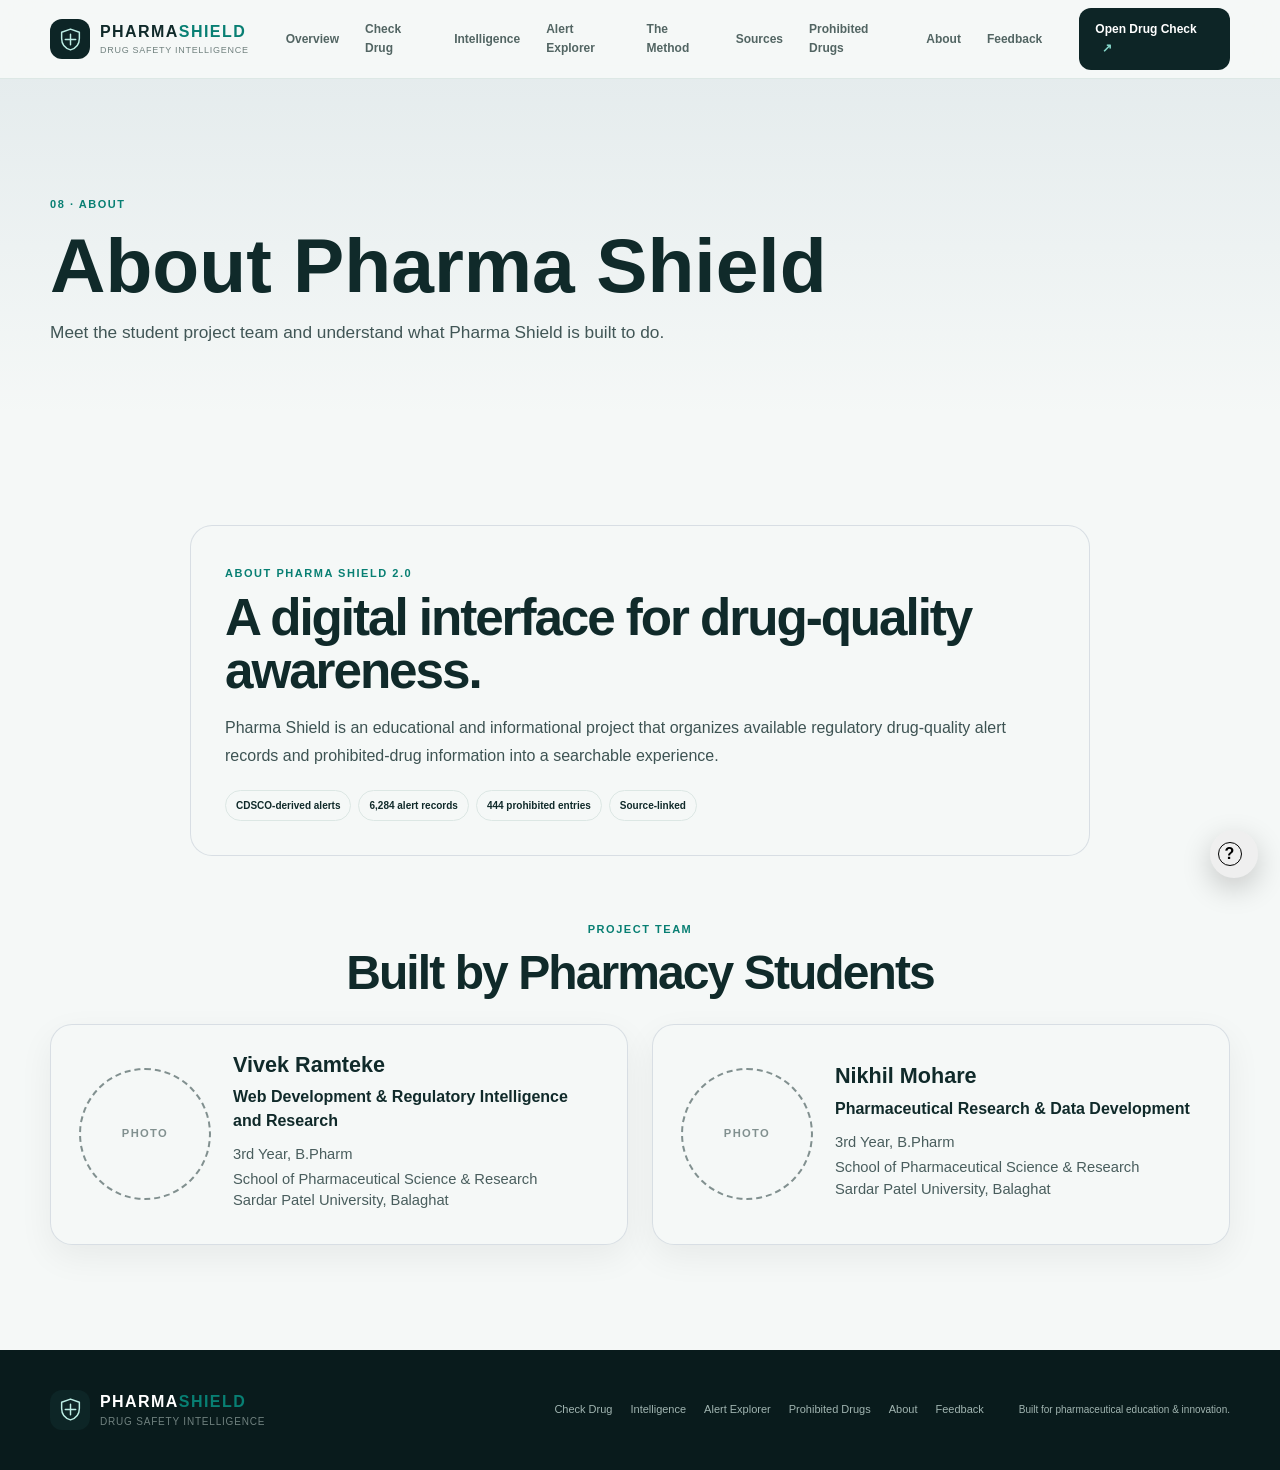
<file: about.html>
<!DOCTYPE html>

<html lang="en"><head><meta charset="utf-8"/><meta content="width=device-width,initial-scale=1" name="viewport"/><title>Pharma Shield — About</title><meta content="Meet the student project team and understand what Pharma Shield is built to do." name="description"/><link href="style.css?v=2" rel="stylesheet"/><link href="manifest.json" rel="manifest"/><meta content="#0d3032" name="theme-color"/></head><body>
<header class="site-header" id="site-header">
<div class="shell header-shell">
<a aria-label="Pharma Shield home" class="brand" href="index.html#home">
<span aria-hidden="true" class="brand-mark"><svg viewbox="0 0 48 48"><path d="M24 4 41 10v12c0 10.8-6.8 18.8-17 22C13.8 40.8 7 32.8 7 22V10z"></path><path d="M24 14v20M14 24h20"></path></svg></span>
<span><strong>PHARMA<span>SHIELD</span></strong><small>Drug Safety Intelligence</small></span>
</a>
<nav aria-label="Primary navigation" class="main-nav" id="main-nav">
<a data-nav="" href="index.html#home">Overview</a>
<a data-nav="" href="index.html#check">Check Drug</a>
<a data-nav="" href="intelligence.html">Intelligence</a>
<a data-nav="" href="alert-explorer.html">Alert Explorer</a>
<a data-nav="" href="method.html">The Method</a>
<a data-nav="" href="sources.html">Sources</a>
<a data-nav="" href="prohibited.html">Prohibited Drugs</a>
<a data-nav="" href="about.html">About</a>
<a data-nav="" href="feedback.html">Feedback</a>
</nav>
<a class="header-cta" href="index.html#check">Open Drug Check <span>↗</span></a>
<button aria-expanded="false" aria-label="Toggle navigation" class="nav-toggle" id="nav-toggle"><span></span><span></span><span></span></button>
</div>
</header>
<main><section class="ps-page-hero"><div class="shell"><span class="eyebrow">08 · ABOUT</span><h1>About Pharma Shield</h1><p>Meet the student project team and understand what Pharma Shield is built to do.</p></div></section><section class="section-pad ps-page-content"><div class="shell">
<div class="about-page-card">
<span class="eyebrow">ABOUT PHARMA SHIELD 2.0</span>
<h2>A digital interface for drug-quality awareness.</h2>
<p>Pharma Shield is an educational and informational project that organizes available regulatory drug-quality alert records and prohibited-drug information into a searchable experience.</p>
<div class="source-chips"><span>CDSCO-derived alerts</span><span>6,284 alert records</span><span>444 prohibited entries</span><span>Source-linked</span></div>
</div>
<div class="ps-team-heading">
<span class="eyebrow">PROJECT TEAM</span>
<h2>Built by Pharmacy Students</h2>
</div>
<div class="ps-team-grid">
<article class="ps-team-card">
<div class="ps-team-photo-placeholder"><span>PHOTO</span></div>
<div class="ps-team-info">
<h3>Vivek Ramteke</h3>
<p class="ps-team-role">Web Development &amp; Regulatory Intelligence and Research</p>
<p class="ps-team-academic">3rd Year, B.Pharm</p>
<p class="ps-team-institution">School of Pharmaceutical Science &amp; Research<br/>Sardar Patel University, Balaghat</p>
</div>
</article>
<article class="ps-team-card">
<div class="ps-team-photo-placeholder"><span>PHOTO</span></div>
<div class="ps-team-info">
<h3>Nikhil Mohare</h3>
<p class="ps-team-role">Pharmaceutical Research &amp; Data Development</p>
<p class="ps-team-academic">3rd Year, B.Pharm</p>
<p class="ps-team-institution">School of Pharmaceutical Science &amp; Research<br/>Sardar Patel University, Balaghat</p>
</div>
</article>
</div>
</div></section></main>
<div aria-label="Pharma Shield Help Assistant" class="ps-help-assistant" id="ps-help-assistant">
<button aria-controls="ps-help-panel" aria-expanded="false" class="ps-help-toggle" id="ps-help-toggle" type="button">
<span class="ps-help-toggle-icon">?</span><span>Need Help?</span>
</button>
<div class="ps-help-panel" hidden="" id="ps-help-panel">
<div class="ps-help-panel-head">
<div><span class="ps-help-kicker">PHARMA SHIELD</span><h3>How can we help?</h3></div>
<button aria-label="Close help" class="ps-help-close" id="ps-help-close" type="button">×</button>
</div>
<p class="ps-help-subtitle">Select a question to see the answer.</p>
<div class="ps-help-questions">
<button data-help-q="search" type="button">How do I search a medicine?</button>
<button data-help-q="nsq" type="button">What is an NSQ drug alert?</button>
<button data-help-q="batch" type="button">What is a batch number?</button>
<button data-help-q="alerted" type="button">What does an Alerted result mean?</button>
<button data-help-q="noalert" type="button">What does No Alert Found mean?</button>
<button data-help-q="prohibited" type="button">What are Prohibited Drugs?</button>
<button data-help-q="analytics" type="button">How does Analytics work?</button>
<button data-help-q="data" type="button">Where does the data come from?</button>
<button data-help-q="about" type="button">About Pharma Shield</button>
</div>
<div class="ps-help-answer" hidden="" id="ps-help-answer"></div>
</div>
</div>
<footer>
<div class="shell footer-shell">
<div>
<a class="brand" href="index.html#home">
<span class="brand-mark"><svg viewbox="0 0 48 48"><path d="M24 4 41 10v12c0 10.8-6.8 18.8-17 22C13.8 40.8 7 32.8 7 22V10z"></path><path d="M24 14v20M14 24h20"></path></svg></span>
<span><strong>PHARMA<span>SHIELD</span></strong><small>Drug Safety Intelligence</small></span>
</a>
</div>
<div class="footer-links">
<a href="index.html#check">Check Drug</a>
<a href="intelligence.html">Intelligence</a>
<a href="alert-explorer.html">Alert Explorer</a>
<a href="prohibited.html">Prohibited Drugs</a>
<a href="about.html">About</a>
<a href="feedback.html">Feedback</a>
</div>
<small>Built for pharmaceutical education &amp; innovation.</small>
</div>
</footer>
<script src="site.js?v=2"></script><script>
if ('serviceWorker' in navigator) {
  window.addEventListener('load', () => navigator.serviceWorker.register('./service-worker.js').catch(err => console.warn('PWA service worker:', err)));
}
</script></body></html>
</file>
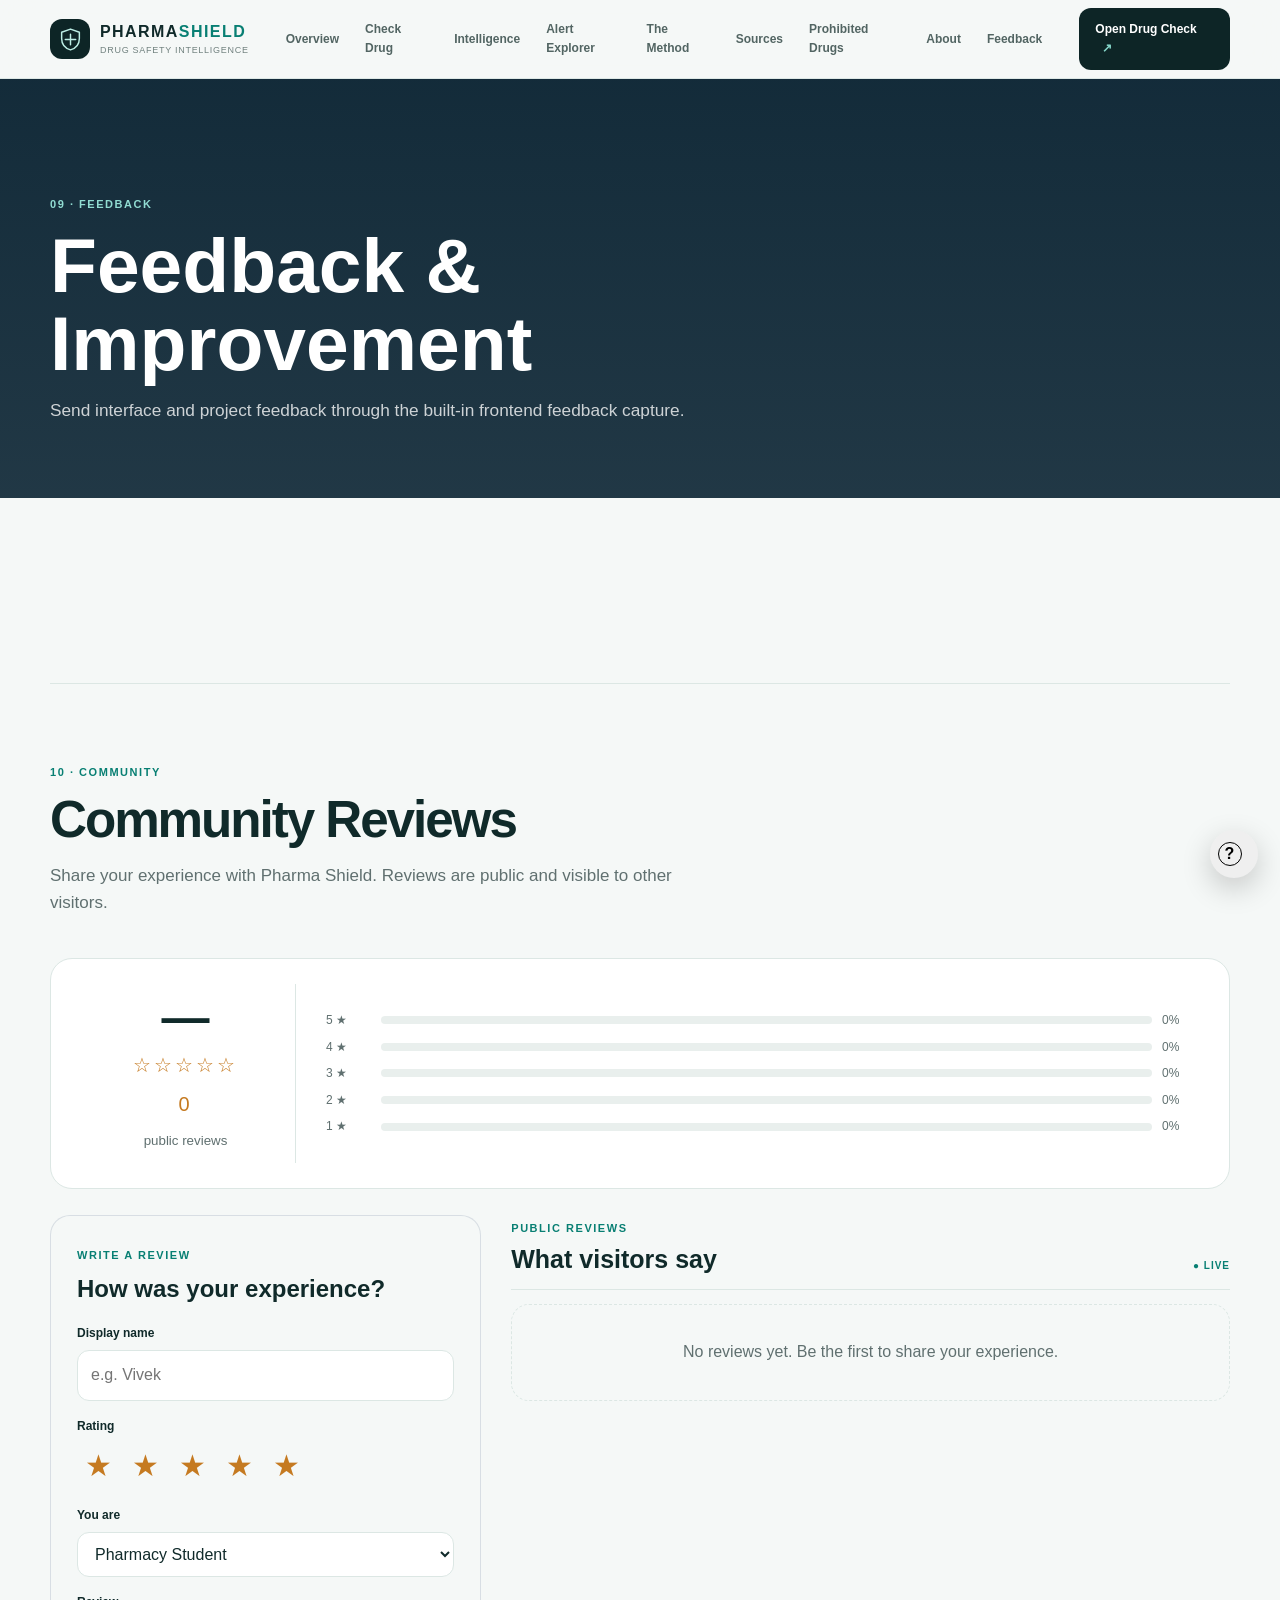
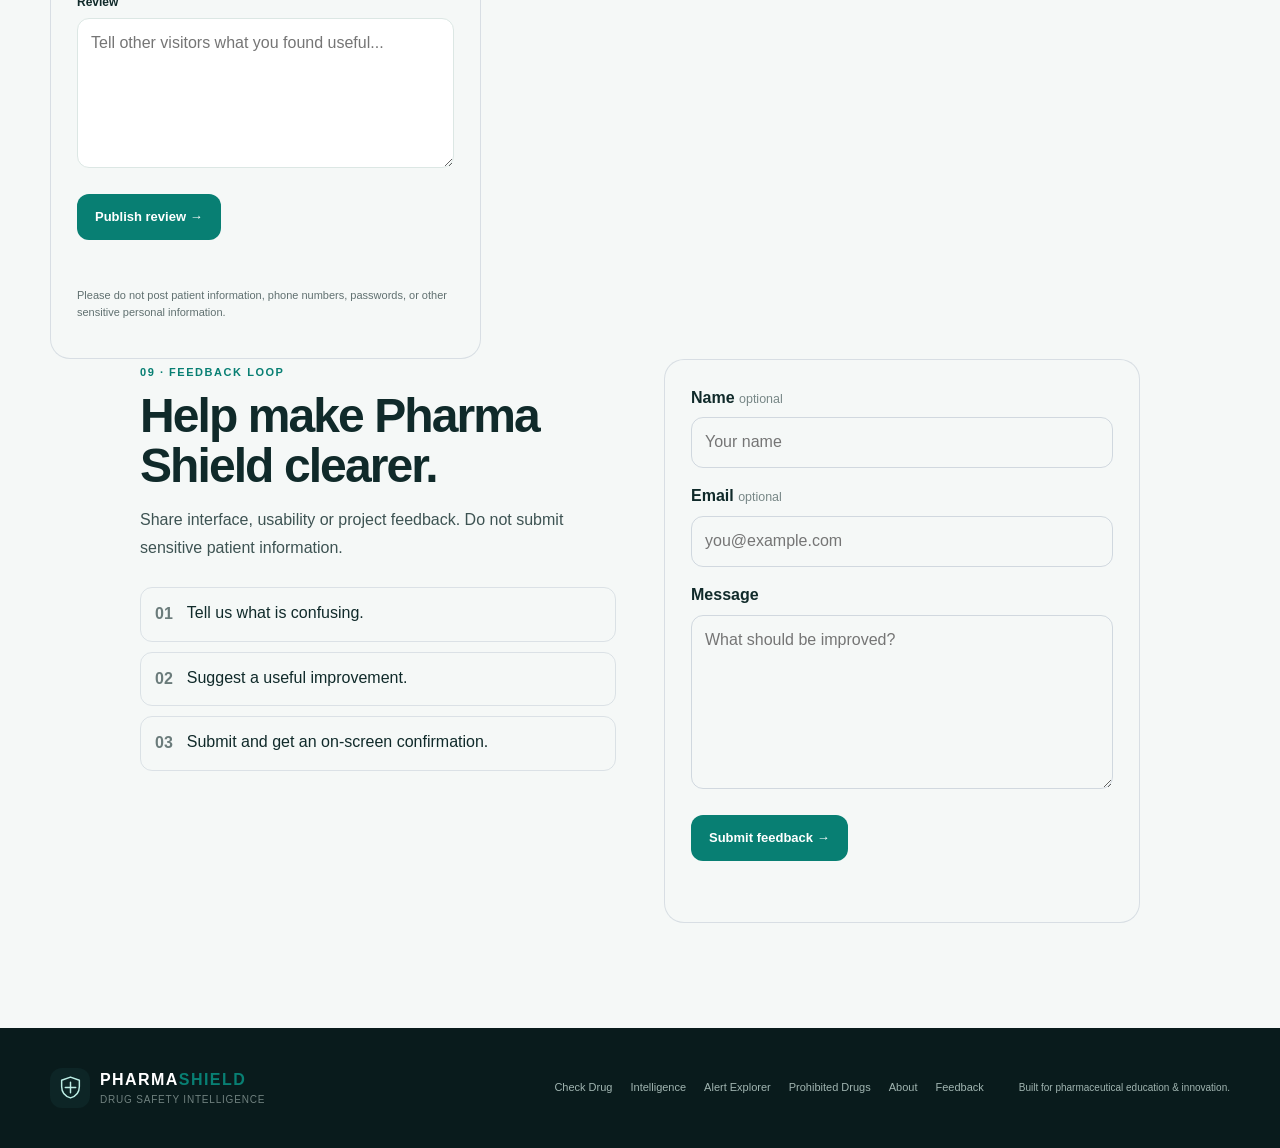
<file: feedback.html>
<!DOCTYPE html>

<html lang="en"><head><meta charset="utf-8"/><meta content="width=device-width,initial-scale=1" name="viewport"/><title>Pharma Shield — Feedback</title><meta content="Send interface and project feedback through the built-in frontend feedback capture." name="description"/><link href="style.css?v=2" rel="stylesheet"/><link href="manifest.json" rel="manifest"/><meta content="#0d3032" name="theme-color"/></head><body>
<header class="site-header" id="site-header">
<div class="shell header-shell">
<a aria-label="Pharma Shield home" class="brand" href="index.html#home">
<span aria-hidden="true" class="brand-mark"><svg viewbox="0 0 48 48"><path d="M24 4 41 10v12c0 10.8-6.8 18.8-17 22C13.8 40.8 7 32.8 7 22V10z"></path><path d="M24 14v20M14 24h20"></path></svg></span>
<span><strong>PHARMA<span>SHIELD</span></strong><small>Drug Safety Intelligence</small></span>
</a>
<nav aria-label="Primary navigation" class="main-nav" id="main-nav">
<a data-nav="" href="index.html#home">Overview</a>
<a data-nav="" href="index.html#check">Check Drug</a>
<a data-nav="" href="intelligence.html">Intelligence</a>
<a data-nav="" href="alert-explorer.html">Alert Explorer</a>
<a data-nav="" href="method.html">The Method</a>
<a data-nav="" href="sources.html">Sources</a>
<a data-nav="" href="prohibited.html">Prohibited Drugs</a>
<a data-nav="" href="about.html">About</a>
<a data-nav="" href="feedback.html">Feedback</a>
</nav>
<a class="header-cta" href="index.html#check">Open Drug Check <span>↗</span></a>
<button aria-expanded="false" aria-label="Toggle navigation" class="nav-toggle" id="nav-toggle"><span></span><span></span><span></span></button>
</div>
</header>
<main><section class="ps-page-hero ps-page-hero--dark"><div class="shell"><span class="eyebrow">09 · FEEDBACK</span><h1>Feedback &amp; Improvement</h1><p>Send interface and project feedback through the built-in frontend feedback capture.</p></div></section><section class="section-pad ps-page-content"><div class="shell">

<div class="reviews-section" id="community-reviews">
  <div class="section-head">
    <span class="eyebrow">10 · COMMUNITY</span>
    <h2>Community Reviews</h2>
    <p>Share your experience with Pharma Shield. Reviews are public and visible to other visitors.</p>
  </div>

  <div class="reviews-overview">
    <div class="reviews-score">
      <strong id="review-average">—</strong>
      <span id="review-stars" aria-label="Average rating">☆☆☆☆☆</span>
      <small><span id="review-count">0</span> public reviews</small>
    </div>
    <div class="review-bars" id="review-bars" aria-label="Rating distribution"></div>
  </div>

  <div class="reviews-layout">
    <form class="ps-feedback-form review-form" id="review-form">
      <span class="eyebrow">WRITE A REVIEW</span>
      <h3>How was your experience?</h3>
      <label for="review-name">Display name</label>
      <input id="review-name" maxlength="60" placeholder="e.g. Vivek" required type="text"/>

      <label>Rating</label>
      <div class="star-picker" id="star-picker" role="radiogroup" aria-label="Rating from 1 to 5">
        <button type="button" data-rating="1" aria-label="1 star">★</button>
        <button type="button" data-rating="2" aria-label="2 stars">★</button>
        <button type="button" data-rating="3" aria-label="3 stars">★</button>
        <button type="button" data-rating="4" aria-label="4 stars">★</button>
        <button type="button" data-rating="5" aria-label="5 stars">★</button>
      </div>
      <input id="review-rating" type="hidden" value="5"/>

      <label for="review-role">You are</label>
      <select id="review-role">
        <option>Pharmacy Student</option>
        <option>Pharmacist</option>
        <option>Healthcare Professional</option>
        <option>Educator</option>
        <option>Other</option>
      </select>

      <label for="review-text">Review</label>
      <textarea id="review-text" maxlength="1000" placeholder="Tell other visitors what you found useful..." required rows="5"></textarea>

      <button class="btn btn-primary" type="submit">Publish review →</button>
      <p aria-live="polite" class="feedback-status" id="review-status"></p>
      <p class="review-note">Please do not post patient information, phone numbers, passwords, or other sensitive personal information.</p>
    </form>

    <div class="reviews-list-wrap">
      <div class="reviews-list-head">
        <div><span class="eyebrow">PUBLIC REVIEWS</span><h3>What visitors say</h3></div>
        <span class="reviews-live">● LIVE</span>
      </div>
      <div class="reviews-list" id="reviews-list" aria-live="polite"></div>
    </div>
  </div>
</div>

<div class="admin-reviews-section" id="admin-reviews" hidden>
  <div class="section-head">
    <span class="eyebrow">ADMIN</span>
    <h2>Review Management</h2>
    <p>Remove reviews that violate the community guidelines. There is no approval queue.</p>
  </div>
  <div class="admin-toolbar">
    <input id="admin-key" type="password" autocomplete="off" placeholder="Admin key"/>
    <button class="btn btn-primary" id="admin-load" type="button">Open review manager</button>
    <span id="admin-status" aria-live="polite"></span>
  </div>
  <div class="admin-review-list" id="admin-review-list"></div>
</div>

<div class="feedback-page-grid">
<div class="feedback-copy">
<span class="eyebrow">09 · FEEDBACK LOOP</span>
<h2>Help make Pharma Shield clearer.</h2>
<p>Share interface, usability or project feedback. Do not submit sensitive patient information.</p>
<div class="feedback-points">
<div><b>01</b><span>Tell us what is confusing.</span></div>
<div><b>02</b><span>Suggest a useful improvement.</span></div>
<div><b>03</b><span>Submit and get an on-screen confirmation.</span></div>
</div>
</div>
<form class="ps-feedback-form" id="feedback-form">
<label for="fb-name">Name <span>optional</span></label>
<input id="fb-name" maxlength="80" placeholder="Your name" type="text"/>
<label for="fb-email">Email <span>optional</span></label>
<input id="fb-email" maxlength="160" placeholder="you@example.com" type="email"/>
<label for="fb-message">Message</label>
<textarea id="fb-message" maxlength="1200" placeholder="What should be improved?" required="" rows="6"></textarea>
<button class="btn btn-primary" type="submit">Submit feedback →</button>
<p aria-live="polite" class="feedback-status" id="feedback-status"></p>
</form>
</div>
</div></section></main>
<div aria-label="Pharma Shield Help Assistant" class="ps-help-assistant" id="ps-help-assistant">
<button aria-controls="ps-help-panel" aria-expanded="false" class="ps-help-toggle" id="ps-help-toggle" type="button">
<span class="ps-help-toggle-icon">?</span><span>Need Help?</span>
</button>
<div class="ps-help-panel" hidden="" id="ps-help-panel">
<div class="ps-help-panel-head">
<div><span class="ps-help-kicker">PHARMA SHIELD</span><h3>How can we help?</h3></div>
<button aria-label="Close help" class="ps-help-close" id="ps-help-close" type="button">×</button>
</div>
<p class="ps-help-subtitle">Select a question to see the answer.</p>
<div class="ps-help-questions">
<button data-help-q="search" type="button">How do I search a medicine?</button>
<button data-help-q="nsq" type="button">What is an NSQ drug alert?</button>
<button data-help-q="batch" type="button">What is a batch number?</button>
<button data-help-q="alerted" type="button">What does an Alerted result mean?</button>
<button data-help-q="noalert" type="button">What does No Alert Found mean?</button>
<button data-help-q="prohibited" type="button">What are Prohibited Drugs?</button>
<button data-help-q="analytics" type="button">How does Analytics work?</button>
<button data-help-q="data" type="button">Where does the data come from?</button>
<button data-help-q="about" type="button">About Pharma Shield</button>
</div>
<div class="ps-help-answer" hidden="" id="ps-help-answer"></div>
</div>
</div>
<footer>
<div class="shell footer-shell">
<div>
<a class="brand" href="index.html#home">
<span class="brand-mark"><svg viewbox="0 0 48 48"><path d="M24 4 41 10v12c0 10.8-6.8 18.8-17 22C13.8 40.8 7 32.8 7 22V10z"></path><path d="M24 14v20M14 24h20"></path></svg></span>
<span><strong>PHARMA<span>SHIELD</span></strong><small>Drug Safety Intelligence</small></span>
</a>
</div>
<div class="footer-links">
<a href="index.html#check">Check Drug</a>
<a href="intelligence.html">Intelligence</a>
<a href="alert-explorer.html">Alert Explorer</a>
<a href="prohibited.html">Prohibited Drugs</a>
<a href="about.html">About</a>
<a href="feedback.html">Feedback</a>
</div>
<small>Built for pharmaceutical education &amp; innovation.</small>
</div>
</footer>
<script src="site.js?v=2"></script><script src="feedback.js?v=2"></script><script>
if ('serviceWorker' in navigator) {
  window.addEventListener('load', () => navigator.serviceWorker.register('./service-worker.js').catch(err => console.warn('PWA service worker:', err)));
}
</script><script src="review-system.js?v=1"></script>
</body></html>
</file>
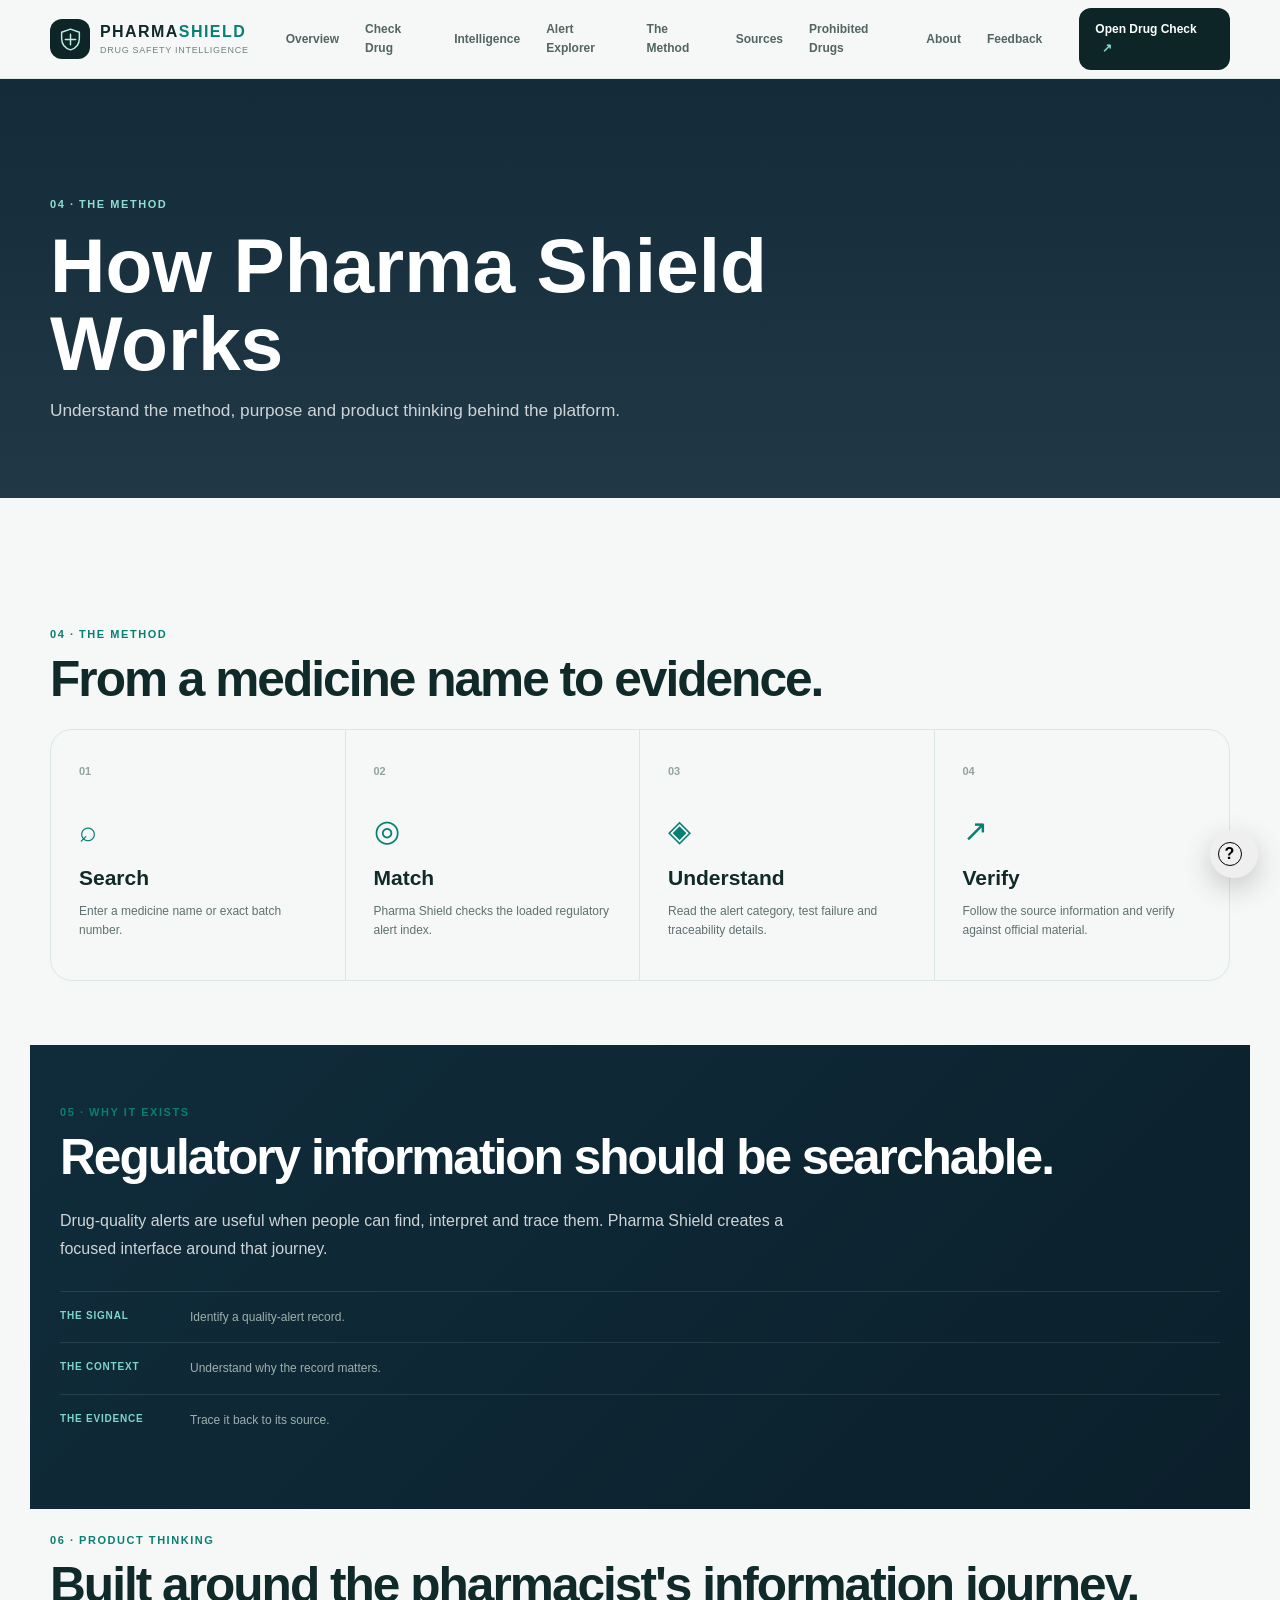
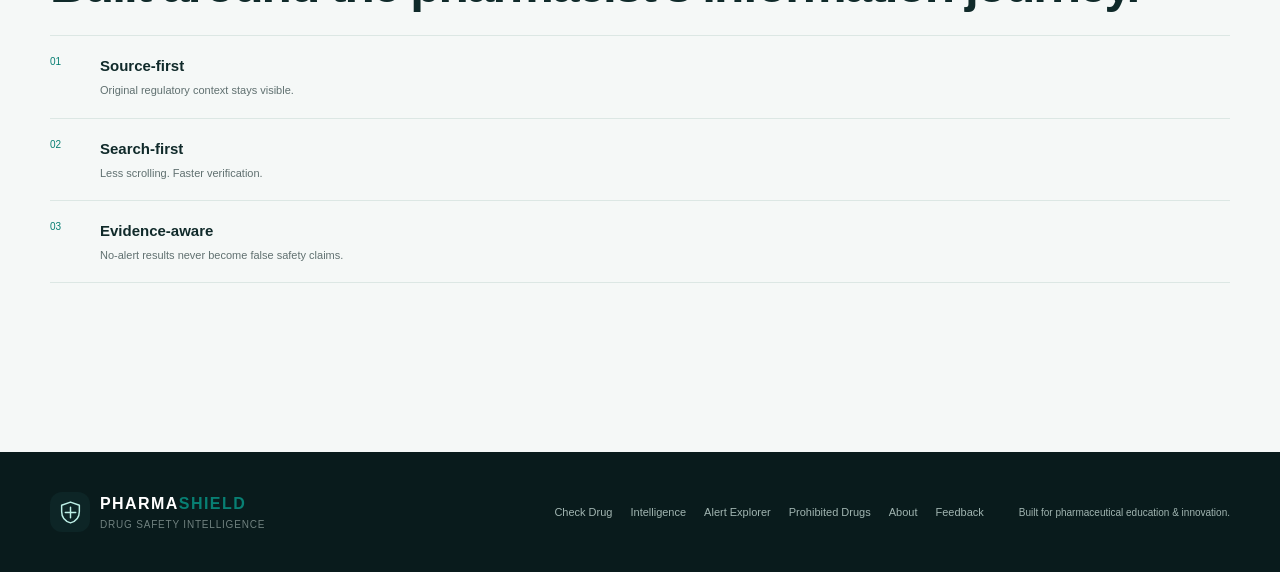
<file: method.html>
<!DOCTYPE html>

<html lang="en"><head><meta charset="utf-8"/><meta content="width=device-width,initial-scale=1" name="viewport"/><title>Pharma Shield — The Method</title><meta content="Understand the method, purpose and product thinking behind the platform." name="description"/><link href="style.css?v=2" rel="stylesheet"/><link href="manifest.json" rel="manifest"/><meta content="#0d3032" name="theme-color"/></head><body>
<header class="site-header" id="site-header">
<div class="shell header-shell">
<a aria-label="Pharma Shield home" class="brand" href="index.html#home">
<span aria-hidden="true" class="brand-mark"><svg viewbox="0 0 48 48"><path d="M24 4 41 10v12c0 10.8-6.8 18.8-17 22C13.8 40.8 7 32.8 7 22V10z"></path><path d="M24 14v20M14 24h20"></path></svg></span>
<span><strong>PHARMA<span>SHIELD</span></strong><small>Drug Safety Intelligence</small></span>
</a>
<nav aria-label="Primary navigation" class="main-nav" id="main-nav">
<a data-nav="" href="index.html#home">Overview</a>
<a data-nav="" href="index.html#check">Check Drug</a>
<a data-nav="" href="intelligence.html">Intelligence</a>
<a data-nav="" href="alert-explorer.html">Alert Explorer</a>
<a data-nav="" href="method.html">The Method</a>
<a data-nav="" href="sources.html">Sources</a>
<a data-nav="" href="prohibited.html">Prohibited Drugs</a>
<a data-nav="" href="about.html">About</a>
<a data-nav="" href="feedback.html">Feedback</a>
</nav>
<a class="header-cta" href="index.html#check">Open Drug Check <span>↗</span></a>
<button aria-expanded="false" aria-label="Toggle navigation" class="nav-toggle" id="nav-toggle"><span></span><span></span><span></span></button>
</div>
</header>
<main><section class="ps-page-hero ps-page-hero--dark"><div class="shell"><span class="eyebrow">04 · THE METHOD</span><h1>How Pharma Shield Works</h1><p>Understand the method, purpose and product thinking behind the platform.</p></div></section><section class="section-pad ps-page-content"><div class="shell">
<div class="ps-method-stack">
<section class="ps-subsection">
<span class="eyebrow">04 · THE METHOD</span>
<h2>From a medicine name to evidence.</h2>
<div class="process-grid">
<article><b>01</b><span class="process-icon">⌕</span><h3>Search</h3><p>Enter a medicine name or exact batch number.</p></article>
<article><b>02</b><span class="process-icon">◎</span><h3>Match</h3><p>Pharma Shield checks the loaded regulatory alert index.</p></article>
<article><b>03</b><span class="process-icon">◈</span><h3>Understand</h3><p>Read the alert category, test failure and traceability details.</p></article>
<article><b>04</b><span class="process-icon">↗</span><h3>Verify</h3><p>Follow the source information and verify against official material.</p></article>
</div>
</section>
<section class="ps-subsection ps-subsection-dark">
<span class="eyebrow">05 · WHY IT EXISTS</span>
<h2>Regulatory information should be searchable.</h2>
<p>Drug-quality alerts are useful when people can find, interpret and trace them. Pharma Shield creates a focused interface around that journey.</p>
<div class="narrative-lines">
<div><b>THE SIGNAL</b><span>Identify a quality-alert record.</span></div>
<div><b>THE CONTEXT</b><span>Understand why the record matters.</span></div>
<div><b>THE EVIDENCE</b><span>Trace it back to its source.</span></div>
</div>
</section>
<section class="ps-subsection">
<span class="eyebrow">06 · PRODUCT THINKING</span>
<h2>Built around the pharmacist's information journey.</h2>
<div class="feature-stack">
<div><span>01</span><strong>Source-first</strong><small>Original regulatory context stays visible.</small></div>
<div><span>02</span><strong>Search-first</strong><small>Less scrolling. Faster verification.</small></div>
<div><span>03</span><strong>Evidence-aware</strong><small>No-alert results never become false safety claims.</small></div>
</div>
</section>
</div>
</div></section></main>
<div aria-label="Pharma Shield Help Assistant" class="ps-help-assistant" id="ps-help-assistant">
<button aria-controls="ps-help-panel" aria-expanded="false" class="ps-help-toggle" id="ps-help-toggle" type="button">
<span class="ps-help-toggle-icon">?</span><span>Need Help?</span>
</button>
<div class="ps-help-panel" hidden="" id="ps-help-panel">
<div class="ps-help-panel-head">
<div><span class="ps-help-kicker">PHARMA SHIELD</span><h3>How can we help?</h3></div>
<button aria-label="Close help" class="ps-help-close" id="ps-help-close" type="button">×</button>
</div>
<p class="ps-help-subtitle">Select a question to see the answer.</p>
<div class="ps-help-questions">
<button data-help-q="search" type="button">How do I search a medicine?</button>
<button data-help-q="nsq" type="button">What is an NSQ drug alert?</button>
<button data-help-q="batch" type="button">What is a batch number?</button>
<button data-help-q="alerted" type="button">What does an Alerted result mean?</button>
<button data-help-q="noalert" type="button">What does No Alert Found mean?</button>
<button data-help-q="prohibited" type="button">What are Prohibited Drugs?</button>
<button data-help-q="analytics" type="button">How does Analytics work?</button>
<button data-help-q="data" type="button">Where does the data come from?</button>
<button data-help-q="about" type="button">About Pharma Shield</button>
</div>
<div class="ps-help-answer" hidden="" id="ps-help-answer"></div>
</div>
</div>
<footer>
<div class="shell footer-shell">
<div>
<a class="brand" href="index.html#home">
<span class="brand-mark"><svg viewbox="0 0 48 48"><path d="M24 4 41 10v12c0 10.8-6.8 18.8-17 22C13.8 40.8 7 32.8 7 22V10z"></path><path d="M24 14v20M14 24h20"></path></svg></span>
<span><strong>PHARMA<span>SHIELD</span></strong><small>Drug Safety Intelligence</small></span>
</a>
</div>
<div class="footer-links">
<a href="index.html#check">Check Drug</a>
<a href="intelligence.html">Intelligence</a>
<a href="alert-explorer.html">Alert Explorer</a>
<a href="prohibited.html">Prohibited Drugs</a>
<a href="about.html">About</a>
<a href="feedback.html">Feedback</a>
</div>
<small>Built for pharmaceutical education &amp; innovation.</small>
</div>
</footer>
<script src="site.js?v=2"></script><script>
if ('serviceWorker' in navigator) {
  window.addEventListener('load', () => navigator.serviceWorker.register('./service-worker.js').catch(err => console.warn('PWA service worker:', err)));
}
</script></body></html>
</file>
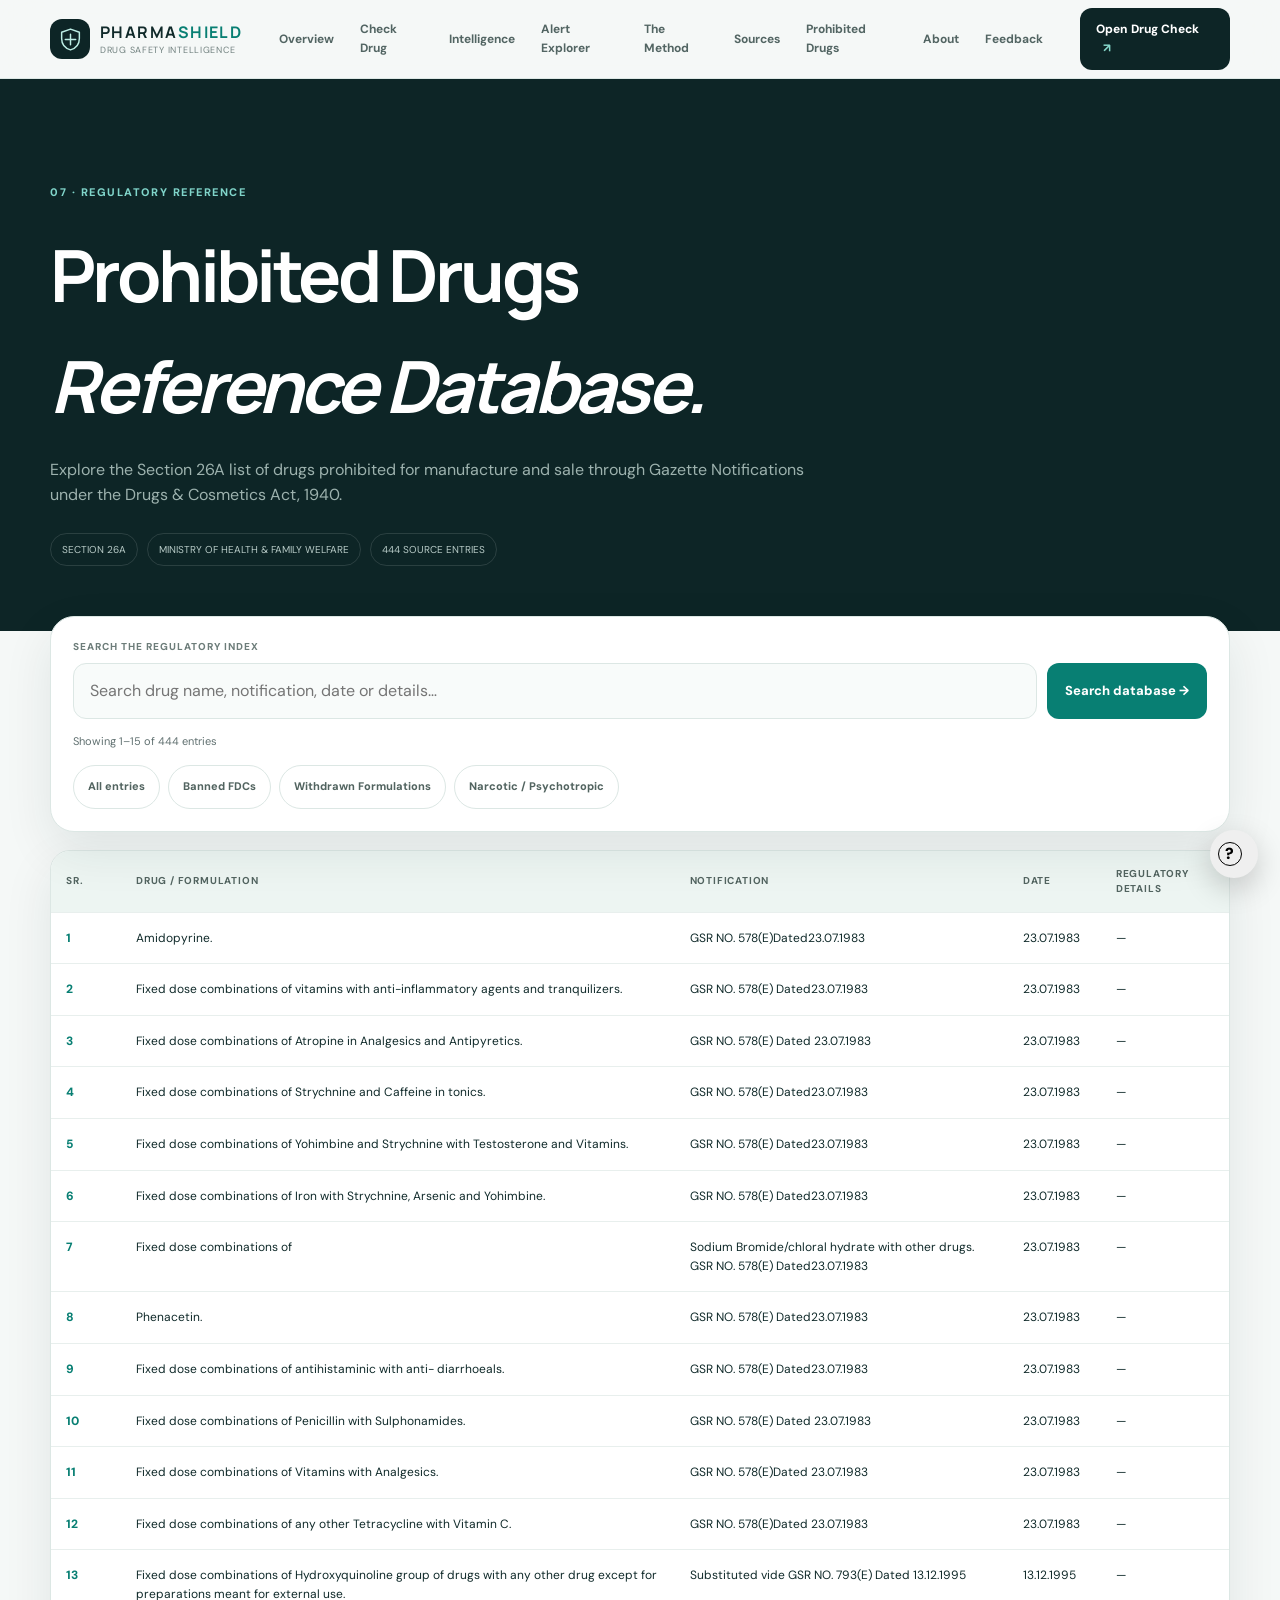
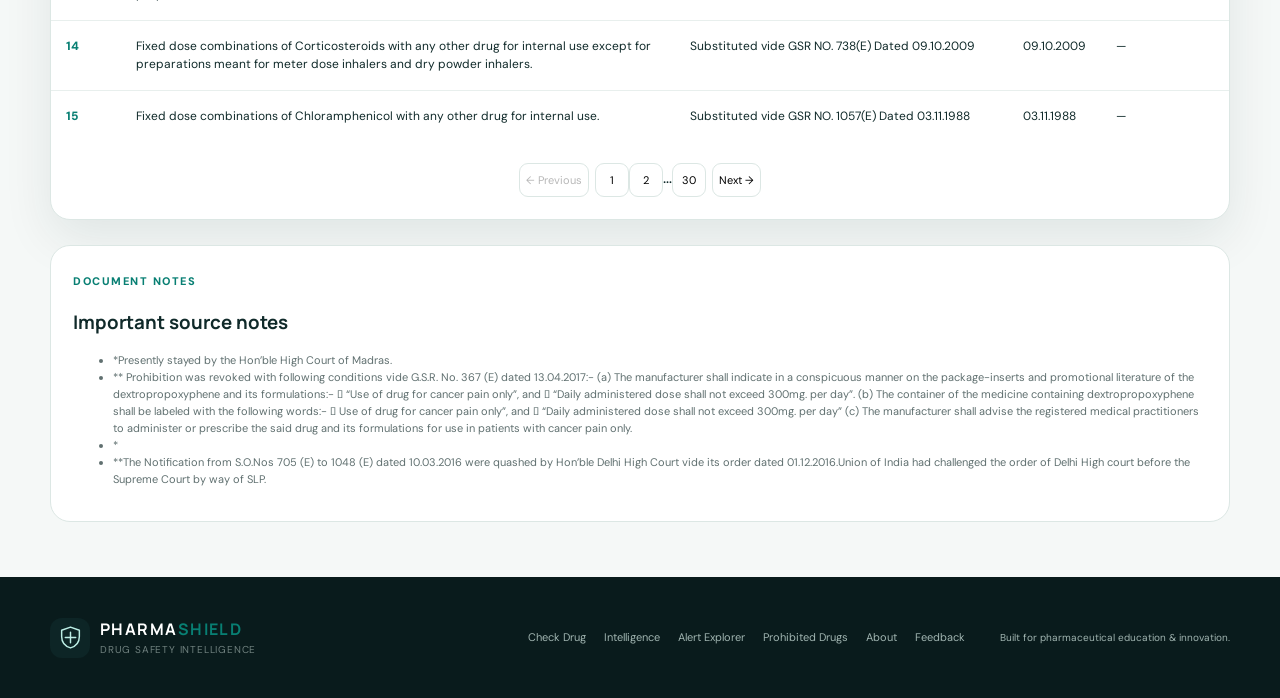
<file: prohibited.html>
<!DOCTYPE html>

<html lang="en">
<head>
<meta charset="utf-8"/><meta content="width=device-width,initial-scale=1" name="viewport"/>
<title>Prohibited Drugs — Pharma Shield 2.0</title>
<meta content="Section 26A prohibited-drug regulatory reference database." name="description"/>
<link href="https://fonts.googleapis.com" rel="preconnect"/><link crossorigin="" href="https://fonts.gstatic.com" rel="preconnect"/>
<link href="https://fonts.googleapis.com/css2?family=DM+Sans:wght@400;500;600;700&amp;family=Manrope:wght@600;700;800&amp;display=swap" rel="stylesheet"/>
<link href="style.css?v=2" rel="stylesheet"/>
<link href="manifest.json" rel="manifest"/><meta content="#0d3032" name="theme-color"/></head>
<body>
<div aria-live="polite" class="toast-region" id="toast-region"></div>
<header class="site-header" id="site-header"><div class="shell header-shell">
<a class="brand" href="index.html#home"><span class="brand-mark"><svg viewbox="0 0 48 48"><path d="M24 4 41 10v12c0 10.8-6.8 18.8-17 22C13.8 40.8 7 32.8 7 22V10z"></path><path d="M24 14v20M14 24h20"></path></svg></span><span><strong>PHARMA<span>SHIELD</span></strong><small>Drug Safety Intelligence</small></span></a>
<nav class="main-nav" id="main-nav"><a data-nav="" href="index.html#home">Overview</a><a data-nav="" href="index.html#check">Check Drug</a><a data-nav="" href="intelligence.html">Intelligence</a><a data-nav="" href="alert-explorer.html">Alert Explorer</a><a data-nav="" href="method.html">The Method</a><a data-nav="" href="sources.html">Sources</a><a data-nav="" href="prohibited.html">Prohibited Drugs</a><a data-nav="" href="about.html">About</a><a data-nav="" href="feedback.html">Feedback</a></nav>
<a class="header-cta" href="index.html#check">Open Drug Check <span>↗</span></a><button aria-expanded="false" aria-label="Toggle navigation" class="nav-toggle" id="nav-toggle"><span></span><span></span><span></span></button>
</div></header>
<main>
<section class="prohibited-hero"><div class="shell">
<span class="eyebrow">07 · REGULATORY REFERENCE</span>
<h1>Prohibited Drugs<br/><em>Reference Database.</em></h1>
<p>Explore the Section 26A list of drugs prohibited for manufacture and sale through Gazette Notifications under the Drugs &amp; Cosmetics Act, 1940.</p>
<div class="hero-meta"><span>SECTION 26A</span><span>MINISTRY OF HEALTH &amp; FAMILY WELFARE</span><span>444 SOURCE ENTRIES</span></div>
</div></section>
<section class="prohibited-shell"><div class="shell">
<div class="prohibited-search-panel"><label for="prohibited-search">SEARCH THE REGULATORY INDEX</label><div class="prohibited-search"><input autocomplete="off" id="prohibited-search" placeholder="Search drug name, notification, date or details…" type="search"/><button class="btn btn-primary" onclick="document.getElementById('prohibited-search').dispatchEvent(new Event('input',{bubbles:true}))" type="button">Search database →</button></div><div class="prohibited-count" id="prohibited-count">Loading regulatory records… <span aria-hidden="true" id="prohibited-total"></span></div><div aria-label="Quick classification filters" class="prohibited-filter-tags" id="prohibited-filter-tags"><button class="filter-tag" data-prohibited-filter="all" type="button">All entries</button><button class="filter-tag" data-prohibited-filter="fdc" type="button">Banned FDCs</button><button class="filter-tag" data-prohibited-filter="withdrawn" type="button">Withdrawn Formulations</button><button class="filter-tag" data-prohibited-filter="narcotic" type="button">Narcotic / Psychotropic</button></div></div>
<div class="prohibited-table-wrap" style="margin-top:18px"><table class="prohibited-table"><thead><tr><th>Sr.</th><th>Drug / formulation</th><th>Notification</th><th>Date</th><th>Regulatory details</th></tr></thead><tbody id="prohibited-tbody"><tr><td colspan="5" style="text-align:center;padding:45px">Loading the 444-entry regulatory database…</td></tr></tbody></table><div class="prohibited-pagination" id="prohibited-pagination"></div></div>
<div class="prohibited-notes" hidden="" id="prohibited-notes-wrap"><span class="eyebrow">DOCUMENT NOTES</span><h3>Important source notes</h3><ul id="prohibited-notes-list"></ul></div>
</div></section>
</main>
<footer>
<div class="shell footer-shell">
<div>
<a class="brand" href="index.html#home">
<span class="brand-mark"><svg viewbox="0 0 48 48"><path d="M24 4 41 10v12c0 10.8-6.8 18.8-17 22C13.8 40.8 7 32.8 7 22V10z"></path><path d="M24 14v20M14 24h20"></path></svg></span>
<span><strong>PHARMA<span>SHIELD</span></strong><small>Drug Safety Intelligence</small></span>
</a>
</div>
<div class="footer-links">
<a href="index.html#check">Check Drug</a>
<a href="intelligence.html">Intelligence</a>
<a href="alert-explorer.html">Alert Explorer</a>
<a href="prohibited.html">Prohibited Drugs</a>
<a href="about.html">About</a>
<a href="feedback.html">Feedback</a>
</div>
<small>Built for pharmaceutical education &amp; innovation.</small>
</div>
</footer>
<script src="prohibited.js?v=2"></script>
<div aria-label="Pharma Shield Help Assistant" class="ps-help-assistant" id="ps-help-assistant">
<button aria-controls="ps-help-panel" aria-expanded="false" class="ps-help-toggle" id="ps-help-toggle" type="button">
<span class="ps-help-toggle-icon">?</span><span>Need Help?</span>
</button>
<div class="ps-help-panel" hidden="" id="ps-help-panel">
<div class="ps-help-panel-head">
<div><span class="ps-help-kicker">PHARMA SHIELD</span><h3>How can we help?</h3></div>
<button aria-label="Close help" class="ps-help-close" id="ps-help-close" type="button">×</button>
</div>
<p class="ps-help-subtitle">Select a question to see the answer.</p>
<div class="ps-help-questions">
<button data-help-q="search" type="button">How do I search a medicine?</button>
<button data-help-q="nsq" type="button">What is an NSQ drug alert?</button>
<button data-help-q="batch" type="button">What is a batch number?</button>
<button data-help-q="alerted" type="button">What does an Alerted result mean?</button>
<button data-help-q="noalert" type="button">What does No Alert Found mean?</button>
<button data-help-q="prohibited" type="button">What are Prohibited Drugs?</button>
<button data-help-q="analytics" type="button">How does Analytics work?</button>
<button data-help-q="data" type="button">Where does the data come from?</button>
<button data-help-q="about" type="button">About Pharma Shield</button>
</div>
<div class="ps-help-answer" hidden="" id="ps-help-answer"></div>
</div>
</div>
<script src="site.js?v=2"></script><script>
if ('serviceWorker' in navigator) {
  window.addEventListener('load', () => navigator.serviceWorker.register('./service-worker.js').catch(err => console.warn('PWA service worker:', err)));
}
</script></body></html>
</file>
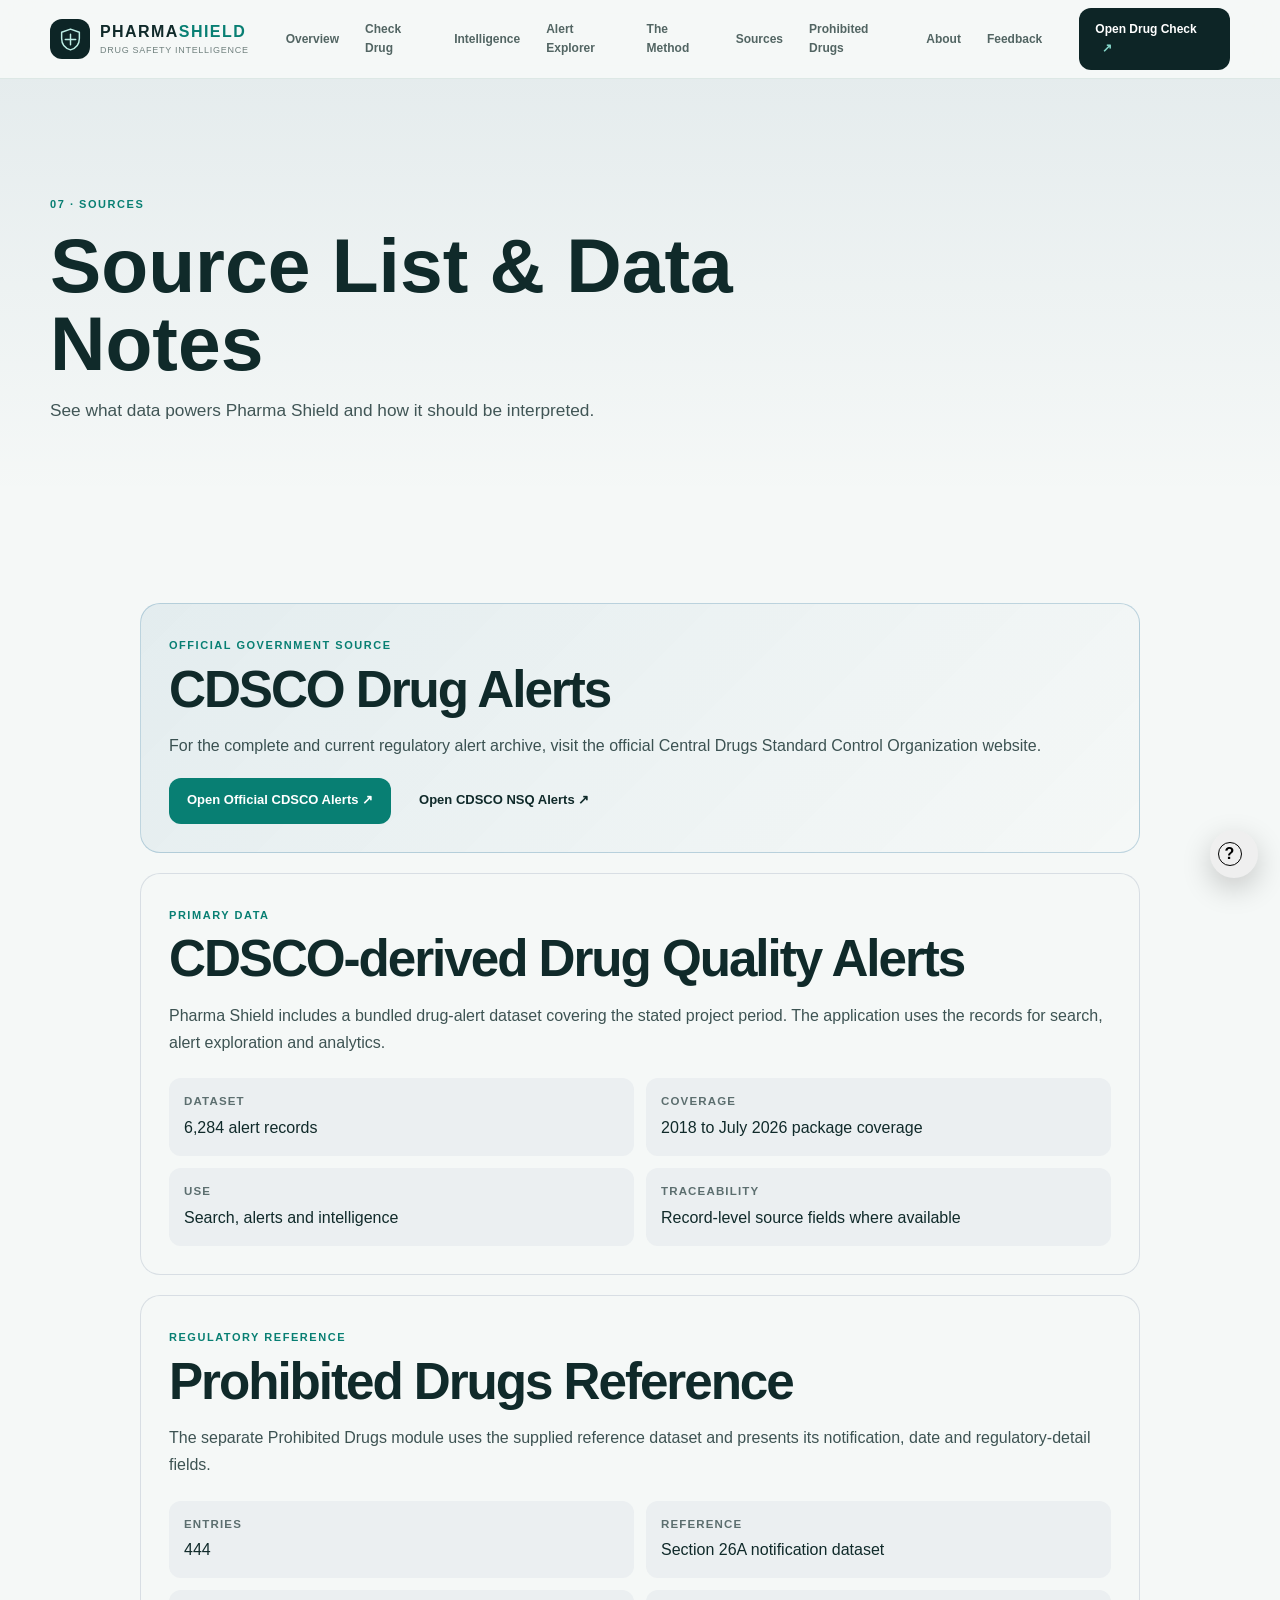
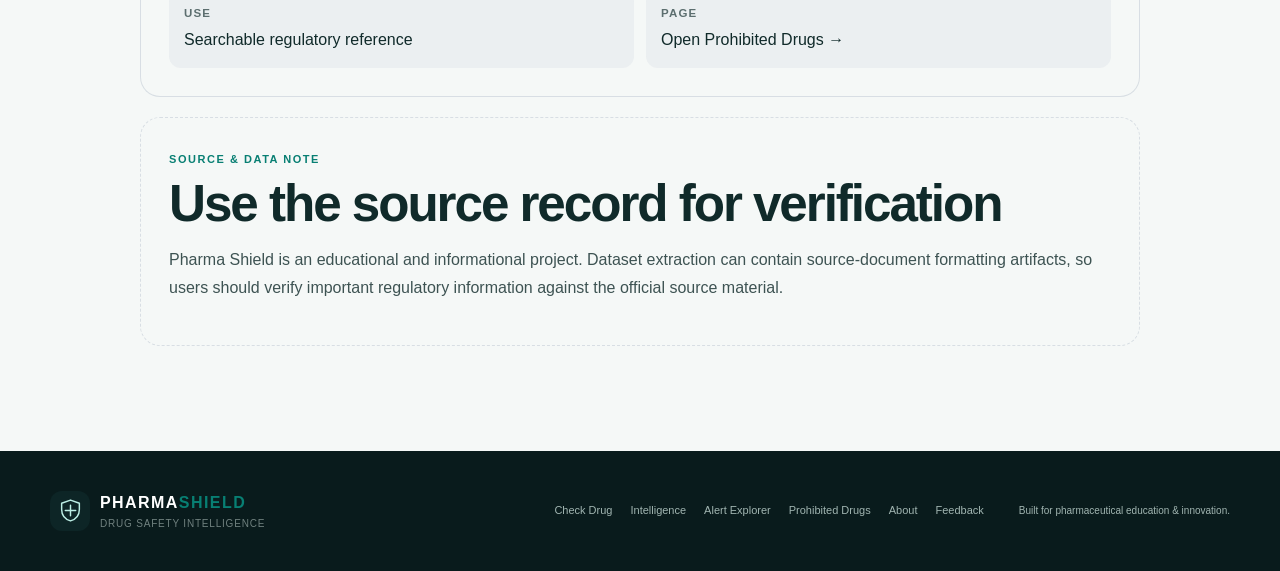
<file: sources.html>
<!DOCTYPE html>

<html lang="en"><head><meta charset="utf-8"/><meta content="width=device-width,initial-scale=1" name="viewport"/><title>Pharma Shield — Sources</title><meta content="See what data powers Pharma Shield and how it should be interpreted." name="description"/><link href="style.css?v=2" rel="stylesheet"/><link href="manifest.json" rel="manifest"/><meta content="#0d3032" name="theme-color"/></head><body>
<header class="site-header" id="site-header">
<div class="shell header-shell">
<a aria-label="Pharma Shield home" class="brand" href="index.html#home">
<span aria-hidden="true" class="brand-mark"><svg viewbox="0 0 48 48"><path d="M24 4 41 10v12c0 10.8-6.8 18.8-17 22C13.8 40.8 7 32.8 7 22V10z"></path><path d="M24 14v20M14 24h20"></path></svg></span>
<span><strong>PHARMA<span>SHIELD</span></strong><small>Drug Safety Intelligence</small></span>
</a>
<nav aria-label="Primary navigation" class="main-nav" id="main-nav">
<a data-nav="" href="index.html#home">Overview</a>
<a data-nav="" href="index.html#check">Check Drug</a>
<a data-nav="" href="intelligence.html">Intelligence</a>
<a data-nav="" href="alert-explorer.html">Alert Explorer</a>
<a data-nav="" href="method.html">The Method</a>
<a data-nav="" href="sources.html">Sources</a>
<a data-nav="" href="prohibited.html">Prohibited Drugs</a>
<a data-nav="" href="about.html">About</a>
<a data-nav="" href="feedback.html">Feedback</a>
</nav>
<a class="header-cta" href="index.html#check">Open Drug Check <span>↗</span></a>
<button aria-expanded="false" aria-label="Toggle navigation" class="nav-toggle" id="nav-toggle"><span></span><span></span><span></span></button>
</div>
</header>
<main><section class="ps-page-hero"><div class="shell"><span class="eyebrow">07 · SOURCES</span><h1>Source List &amp; Data Notes</h1><p>See what data powers Pharma Shield and how it should be interpreted.</p></div></section><section class="section-pad ps-page-content"><div class="shell">
<div class="source-list-page">
<div class="source-list-card ps-official-source">
  <span class="eyebrow">OFFICIAL GOVERNMENT SOURCE</span>
  <h2>CDSCO Drug Alerts</h2>
  <p>For the complete and current regulatory alert archive, visit the official Central Drugs Standard Control Organization website.</p>
  <div class="ps-official-links">
    <a class="btn btn-primary" href="https://www.cdsco.gov.in/opencms/opencms/en/Alerts/" target="_blank" rel="noopener noreferrer">Open Official CDSCO Alerts ↗</a>
    <a class="btn" href="https://www.cdsco.gov.in/opencms/opencms/en/consumer/NSQ-Alerts/" target="_blank" rel="noopener noreferrer">Open CDSCO NSQ Alerts ↗</a>
  </div>
</div>
<div class="source-list-card">
<span class="eyebrow">PRIMARY DATA</span>
<h2>CDSCO-derived Drug Quality Alerts</h2>
<p>Pharma Shield includes a bundled drug-alert dataset covering the stated project period. The application uses the records for search, alert exploration and analytics.</p>
<div class="source-meta-grid">
<div><b>Dataset</b><span>6,284 alert records</span></div>
<div><b>Coverage</b><span>2018 to July 2026 package coverage</span></div>
<div><b>Use</b><span>Search, alerts and intelligence</span></div>
<div><b>Traceability</b><span>Record-level source fields where available</span></div>
</div>
</div>
<div class="source-list-card">
<span class="eyebrow">REGULATORY REFERENCE</span>
<h2>Prohibited Drugs Reference</h2>
<p>The separate Prohibited Drugs module uses the supplied reference dataset and presents its notification, date and regulatory-detail fields.</p>
<div class="source-meta-grid">
<div><b>Entries</b><span>444</span></div>
<div><b>Reference</b><span>Section 26A notification dataset</span></div>
<div><b>Use</b><span>Searchable regulatory reference</span></div>
<div><b>Page</b><span><a href="prohibited.html">Open Prohibited Drugs →</a></span></div>
</div>
</div>
<div class="source-list-card source-list-card--note">
<span class="eyebrow">SOURCE &amp; DATA NOTE</span>
<h2>Use the source record for verification</h2>
<p>Pharma Shield is an educational and informational project. Dataset extraction can contain source-document formatting artifacts, so users should verify important regulatory information against the official source material.</p>
</div>
</div>
</div></section></main>
<div aria-label="Pharma Shield Help Assistant" class="ps-help-assistant" id="ps-help-assistant">
<button aria-controls="ps-help-panel" aria-expanded="false" class="ps-help-toggle" id="ps-help-toggle" type="button">
<span class="ps-help-toggle-icon">?</span><span>Need Help?</span>
</button>
<div class="ps-help-panel" hidden="" id="ps-help-panel">
<div class="ps-help-panel-head">
<div><span class="ps-help-kicker">PHARMA SHIELD</span><h3>How can we help?</h3></div>
<button aria-label="Close help" class="ps-help-close" id="ps-help-close" type="button">×</button>
</div>
<p class="ps-help-subtitle">Select a question to see the answer.</p>
<div class="ps-help-questions">
<button data-help-q="search" type="button">How do I search a medicine?</button>
<button data-help-q="nsq" type="button">What is an NSQ drug alert?</button>
<button data-help-q="batch" type="button">What is a batch number?</button>
<button data-help-q="alerted" type="button">What does an Alerted result mean?</button>
<button data-help-q="noalert" type="button">What does No Alert Found mean?</button>
<button data-help-q="prohibited" type="button">What are Prohibited Drugs?</button>
<button data-help-q="analytics" type="button">How does Analytics work?</button>
<button data-help-q="data" type="button">Where does the data come from?</button>
<button data-help-q="about" type="button">About Pharma Shield</button>
</div>
<div class="ps-help-answer" hidden="" id="ps-help-answer"></div>
</div>
</div>
<footer>
<div class="shell footer-shell">
<div>
<a class="brand" href="index.html#home">
<span class="brand-mark"><svg viewbox="0 0 48 48"><path d="M24 4 41 10v12c0 10.8-6.8 18.8-17 22C13.8 40.8 7 32.8 7 22V10z"></path><path d="M24 14v20M14 24h20"></path></svg></span>
<span><strong>PHARMA<span>SHIELD</span></strong><small>Drug Safety Intelligence</small></span>
</a>
</div>
<div class="footer-links">
<a href="index.html#check">Check Drug</a>
<a href="intelligence.html">Intelligence</a>
<a href="alert-explorer.html">Alert Explorer</a>
<a href="prohibited.html">Prohibited Drugs</a>
<a href="about.html">About</a>
<a href="feedback.html">Feedback</a>
</div>
<small>Built for pharmaceutical education &amp; innovation.</small>
</div>
</footer>
<script src="site.js?v=2"></script><script>
if ('serviceWorker' in navigator) {
  window.addEventListener('load', () => navigator.serviceWorker.register('./service-worker.js').catch(err => console.warn('PWA service worker:', err)));
}
</script></body></html>
</file>
<file: style.css>
/* PHARMA SHIELD 2.0 — Reimagined visual system */
:root{
  --ink:#102a2a;--muted:#607070;--paper:#f5f8f7;--card:#ffffff;--line:#dce7e4;
  --teal:#087f73;--teal-dark:#075d56;--mint:#dff4ef;--red:#c63d3d;--amber:#c57a21;
  --navy:#0d2526;--navy-2:#132f31;--shadow:0 18px 50px rgba(12,45,43,.09);
  --radius:22px;--shell:1180px;
}
*{box-sizing:border-box}html{scroll-behavior:smooth}body{margin:0;background:var(--paper);color:var(--ink);font-family:"DM Sans",sans-serif;line-height:1.55}a{color:inherit;text-decoration:none}button,input,select,textarea{font:inherit}button{cursor:pointer}
.shell{width:min(calc(100% - 40px),var(--shell));margin:auto}.section-pad{padding:105px 0}.eyebrow{display:inline-flex;align-items:center;gap:8px;font-size:11px;letter-spacing:.14em;font-weight:800;color:var(--teal)}h1,h2,h3,strong{font-family:Manrope,sans-serif}h2{font-size:clamp(32px,4vw,54px);line-height:1.03;letter-spacing:-.04em;margin:10px 0 15px}h3{line-height:1.15}.section-head{margin-bottom:42px}.section-head p{color:var(--muted);max-width:650px;font-size:17px}.section-head.split{display:flex;align-items:end;justify-content:space-between;gap:30px}.head-note{border:1px solid var(--line);padding:12px 15px;border-radius:99px;font-size:12px;color:var(--muted);background:#fff}.signal,.live-dot{width:8px;height:8px;border-radius:50%;background:#20a98c;display:inline-block;box-shadow:0 0 0 5px #dff4ef}
.site-header{position:sticky;top:0;z-index:50;background:rgba(245,248,247,.9);backdrop-filter:blur(18px);border-bottom:1px solid rgba(216,229,225,.8)}.header-shell{height:78px;display:flex;align-items:center;gap:26px}.brand{display:flex;align-items:center;gap:10px;min-width:max-content}.brand-mark{width:40px;height:40px;border-radius:12px;background:var(--navy);display:grid;place-items:center}.brand-mark svg{width:25px;fill:none;stroke:#bceee5;stroke-width:2.8;stroke-linecap:round;stroke-linejoin:round}.brand strong{display:block;font-size:16px;letter-spacing:.09em}.brand strong span{color:var(--teal)}.brand small{display:block;font-size:9px;color:#70817f;letter-spacing:.08em;text-transform:uppercase}.main-nav{display:flex;align-items:center;gap:4px;margin-left:auto}.main-nav a{font-size:12px;font-weight:700;color:#526563;padding:10px 11px;border-radius:10px}.main-nav a:hover,.main-nav a.active{background:#e4efec;color:var(--teal-dark)}.header-cta{padding:12px 16px;border-radius:12px;background:var(--navy);color:#fff;font-size:12px;font-weight:800}.header-cta span{color:#86d8cb;margin-left:7px}.nav-toggle{display:none;background:none;border:0}.nav-toggle span{display:block;width:23px;height:2px;background:var(--ink);margin:5px}
.hero{position:relative;overflow:hidden;background:var(--navy);color:#fff;min-height:680px;display:flex;align-items:center}.hero-grid{position:absolute;inset:0;background-image:linear-gradient(rgba(255,255,255,.035) 1px,transparent 1px),linear-gradient(90deg,rgba(255,255,255,.035) 1px,transparent 1px);background-size:52px 52px;mask-image:linear-gradient(to bottom,#000,transparent)}.hero-orb{position:absolute;border-radius:50%;filter:blur(2px);opacity:.45}.hero-orb-a{width:440px;height:440px;right:-150px;top:-170px;background:radial-gradient(circle,#167d72,transparent 68%)}.hero-orb-b{width:360px;height:360px;left:-180px;bottom:-200px;background:radial-gradient(circle,#124f53,transparent 68%)}.hero-shell{position:relative;display:grid;grid-template-columns:1.1fr .9fr;gap:75px;align-items:center;padding:82px 0}.hero-copy{max-width:690px}.hero .eyebrow{color:#91dcd2}.hero .eyebrow i{width:7px;height:7px;border-radius:50%;background:#58d5c6;box-shadow:0 0 0 5px rgba(88,213,198,.12)}.hero h1{font-size:clamp(44px,6vw,75px);line-height:.99;letter-spacing:-.055em;margin:20px 0}.hero h1 em{font-style:normal;color:#83d9ce}.hero-lead{font-size:18px;line-height:1.65;color:#b4c9c6;max-width:620px}.hero-actions{display:flex;gap:12px;margin:30px 0 20px;flex-wrap:wrap}.hero-trust{display:flex;gap:20px;flex-wrap:wrap;color:#79918e;font-size:11px}.btn{border:0;border-radius:12px;min-height:46px;padding:12px 18px;font-weight:800;font-size:13px;display:inline-flex;align-items:center;justify-content:center;gap:8px;transition:.2s transform,.2s background,.2s border}.btn:hover{transform:translateY(-2px)}.btn-primary{background:var(--teal);color:#fff}.btn-primary:hover{background:#099486}.btn-ghost{border:1px solid rgba(255,255,255,.17);color:#d8e9e6;background:rgba(255,255,255,.04)}.btn-outline{border:1px solid var(--line);background:#fff;color:var(--ink)}.hero-command{background:rgba(255,255,255,.065);border:1px solid rgba(255,255,255,.13);border-radius:26px;padding:23px;box-shadow:0 30px 80px rgba(0,0,0,.18);backdrop-filter:blur(14px)}.command-top{display:flex;align-items:center;gap:9px;color:#8fa7a4;font-size:10px;letter-spacing:.14em;font-weight:800}.command-top b{margin-left:auto;color:#79d3c7}.command-title{font:700 24px Manrope,sans-serif;margin:26px 0 14px}.command-card{width:100%;border:1px solid rgba(255,255,255,.11);background:rgba(0,0,0,.12);color:#fff;padding:16px;border-radius:15px;display:flex;align-items:center;gap:13px;text-align:left;margin-top:9px}.command-card:hover{background:rgba(255,255,255,.08)}.command-card>span:last-child{margin-left:auto;color:#78d4c8}.command-icon{width:36px;height:36px;border-radius:10px;background:rgba(126,218,205,.12);display:grid;place-items:center;color:#8ce0d5;font-size:20px}.command-card strong,.command-card small{display:block}.command-card strong{font-size:13px}.command-card small{font-size:11px;color:#8ea6a3;margin-top:2px}.command-foot{display:flex;justify-content:space-between;color:#76908c;font-size:10px;margin-top:19px}
.workspace{background:#eef4f2}.check-layout{display:grid;grid-template-columns:1.4fr .6fr;gap:20px}.search-panel,.method-panel,.filter-card,.scan-panel{background:#fff;border:1px solid var(--line);border-radius:var(--radius);box-shadow:var(--shadow)}.search-panel{padding:30px}.panel-label,.mini-label,.stat-kicker,.panel-top>div>span{font-size:10px;font-weight:800;letter-spacing:.13em;color:#728380}.field-block{position:relative;margin-top:20px}.field-block label,.scan-review label,.feedback-card label,.filter-controls label{display:block;font-size:11px;font-weight:800;color:#526360;margin-bottom:7px}.field-block label span,.feedback-card label span{color:#9aa9a6;font-weight:500}.input-wrap{position:relative;display:flex;align-items:center}.input-wrap input{width:100%;height:58px;border:1px solid #d4e1de;border-radius:13px;background:#f8fbfa;padding:0 45px 0 45px;outline:0;color:var(--ink);font-weight:600}.input-wrap input:focus{border-color:var(--teal);box-shadow:0 0 0 4px rgba(8,127,115,.08);background:#fff}.input-icon{position:absolute;left:17px;color:var(--teal);font-size:20px;z-index:1}.key-hint{position:absolute;right:14px;color:#9aaba8;font-size:11px}.suggestion-list{position:absolute;left:0;right:0;top:83px;z-index:20;background:#fff;border:1px solid var(--line);border-radius:13px;box-shadow:0 15px 35px rgba(0,0,0,.1);padding:6px;margin:0;list-style:none}.suggestion-list li{padding:11px 13px;border-radius:9px;cursor:pointer;font-size:13px}.suggestion-list li:hover{background:#edf6f4}.check-submit{width:100%;margin-top:20px;height:54px}.btn-spinner{display:none;width:15px;height:15px;border:2px solid rgba(255,255,255,.4);border-top-color:#fff;border-radius:50%;animation:spin .7s linear infinite}.loading .btn-spinner{display:block}.loading .btn-label,.loading .btn-arrow{display:none}@keyframes spin{to{transform:rotate(360deg)}}.search-divider{text-align:center;color:#a1afac;font-size:10px;margin:18px 0;position:relative}.search-divider:before{content:"";position:absolute;left:0;right:0;top:50%;border-top:1px solid #e4ecea}.search-divider span{position:relative;background:#fff;padding:0 10px}.scan-inline{display:flex;align-items:center;gap:12px;color:#81908e;font-size:11px}.history-strip{border-top:1px solid #e6eeec;margin-top:25px;padding-top:18px}.history-pills{display:flex;flex-wrap:wrap;gap:6px;margin-top:8px}.history-pill{border:1px solid var(--line);background:#f6faf9;border-radius:99px;padding:6px 10px;font-size:10px;color:#5c6c69}.link-button{float:right;margin-top:-23px;background:none;border:0;color:var(--teal);font-size:11px;font-weight:800}.method-panel{padding:30px;background:var(--navy);color:#fff;position:relative;overflow:hidden}.method-panel:after{content:"";position:absolute;width:200px;height:200px;border-radius:50%;right:-110px;bottom:-110px;background:#15524f}.method-icon{font-size:30px;color:#80d9ce;margin-bottom:30px}.method-panel .eyebrow{color:#78cfc4}.method-panel h3{font-size:28px;margin:9px 0 25px}.method-list>div{display:flex;gap:14px;padding:13px 0;border-top:1px solid rgba(255,255,255,.1)}.method-list b{font-size:10px;color:#65cabe}.method-list span{font-size:12px;color:#c1d2cf}.method-panel p{font-size:11px;color:#829a96;margin-top:25px}.scan-panel{margin-top:20px;padding:26px}.scan-panel-head{display:flex;justify-content:space-between;align-items:center}.scan-panel-head h3{margin:5px 0 0;font-size:24px}.icon-button{border:1px solid var(--line);background:#fff;border-radius:10px;width:38px;height:38px;font-size:23px}.scan-workbench{display:grid;grid-template-columns:1fr 1fr 1fr;gap:12px;margin-top:20px}.scan-dropzone,.scan-preview,.scan-readout{min-height:180px;border:1px dashed #cbdad6;border-radius:15px;background:#f6faf9;padding:20px}.scan-dropzone{display:flex;flex-direction:column;justify-content:center;align-items:center;text-align:center;cursor:pointer}.scan-dropzone strong{font-size:14px}.scan-dropzone span{font-size:11px;color:var(--muted);margin-top:5px}.scan-graphic{font-size:42px;color:var(--teal);margin-bottom:10px}.scan-preview img{max-width:100%;max-height:190px;display:block;margin:auto;border-radius:10px}.scan-status{font-size:12px;font-weight:700}.scan-raw-details,.scan-raw-text{font-size:10px;color:var(--muted);margin-top:10px;white-space:pre-wrap;max-height:120px;overflow:auto}.scan-review{display:grid;grid-template-columns:1fr 1fr;gap:12px;margin-top:15px}.scan-review input{width:100%;height:45px;border:1px solid var(--line);border-radius:10px;padding:0 12px}.scan-confidence-note{grid-column:1/-1;font-size:10px;color:#7a8987;margin:0}.scan-actions{display:flex;gap:8px;flex-wrap:wrap;margin-top:15px}.result-container{margin-top:20px}.result-card{background:#fff;border:1px solid var(--line);border-radius:var(--radius);padding:28px;box-shadow:var(--shadow);animation:rise .35s ease}.result-card.status-alert{border-top:4px solid var(--red)}.result-card.status-clear{border-top:4px solid #3a9b78}.result-card.status-history{border-top:4px solid var(--amber)}.result-badge{display:inline-flex;border-radius:99px;background:#f4f7f6;padding:7px 10px;font-size:10px;font-weight:800;letter-spacing:.05em}.status-alert .result-badge{color:var(--red);background:#fff0f0}.status-clear .result-badge{color:#287d61;background:#eaf7f1}.status-history .result-badge{color:#9a6019;background:#fff6e9}.result-message{font-size:15px;font-weight:600;max-width:850px}.result-grid{display:grid;grid-template-columns:1fr;gap:1px;background:#dfe9e6;border:1px solid #dfe9e6;border-radius:15px;overflow:hidden;margin:24px 0}.result-field{background:#fff;padding:15px}.result-field dt,.details-label{font-size:10px;color:#7c8c89;font-weight:800;text-transform:uppercase;letter-spacing:.08em}.result-field dd{margin:4px 0 0;font-size:13px;font-weight:700}.result-actions{display:flex;gap:8px;flex-wrap:wrap}.result-note{font-size:11px;color:#748481}.result-card .mono{font-family:ui-monospace,monospace}.dim{color:#8b9997}.filter-card{margin-top:20px;padding:24px;display:grid;grid-template-columns:1fr auto;gap:20px;align-items:center}.filter-card h3{margin:5px 0}.filter-card p{margin:0;color:var(--muted);font-size:12px}.filter-controls{display:flex;gap:8px;align-items:end;flex-wrap:wrap}.filter-controls label{margin:0}.filter-controls select{height:44px;border:1px solid var(--line);border-radius:10px;background:#f8fbfa;padding:0 30px 0 10px}.filter-status{grid-column:1/-1;font-size:11px;color:var(--teal)}
.stats-band{background:#dcece8;border-block:1px solid #ccdfdb}.stats-grid{display:grid;grid-template-columns:repeat(4,1fr)}.stat-item{padding:32px 20px;border-right:1px solid #c7dcd8}.stat-item:first-child{padding-left:0}.stat-item:last-child{border:0}.stat-item strong{display:block;font-size:34px;letter-spacing:-.04em;margin:4px 0}.stat-item>span:last-child{font-size:11px;color:#667976}.stat-kicker{color:var(--teal)}
.dark-section{background:var(--navy);color:#fff}.dark-section .section-head p{color:#91a9a5}.dark-section .eyebrow{color:#78cfc4}.insight-grid{display:grid;grid-template-columns:1.25fr .75fr;gap:14px}.chart-panel{background:#132f31;border:1px solid rgba(255,255,255,.1);border-radius:20px;padding:22px;min-height:300px}.chart-wide{min-height:350px}.panel-top{display:flex;justify-content:space-between;align-items:start}.panel-top>div>span{color:#76aaa4}.panel-top h3{margin:6px 0 0;font-size:19px}.panel-tag{font-size:9px;color:#7ed5ca;border:1px solid rgba(126,213,202,.25);padding:5px 7px;border-radius:99px}.chart-wrap{height:230px;margin-top:20px}.chart-wrap.tall{height:260px}.chart-wrap{overflow:hidden}.chart-wrap#chart-years{display:flex;align-items:stretch;gap:10px;padding:8px 4px 0}.bar-col{flex:1;min-width:38px;height:100%;display:flex;flex-direction:column;align-items:center;justify-content:flex-end;gap:6px}.bar-track{width:100%;max-width:48px;height:170px;display:flex;align-items:flex-end;border-radius:10px 10px 5px 5px;background:rgba(255,255,255,.045);overflow:hidden}.bar-fill{width:100%;min-height:8px;background:linear-gradient(180deg,#67d8cc,#2e8f8a);border-radius:9px 9px 3px 3px;transition:height .5s ease}.bar-count{font-size:11px;font-weight:800;color:#dff8f4}.bar-label{font-size:10px;color:#8ea6a2}.split-bar{height:34px;margin-top:72px;border-radius:999px;overflow:hidden;background:rgba(255,255,255,.06);display:flex}.split-seg{height:100%;transition:width .6s ease}.split-seg--nsq{background:#d85b68}.split-seg--alerted{background:#4bb8ad}.split-legend{display:grid;gap:10px;margin-top:20px;font-size:11px;color:#b9ceca}.split-legend span{display:flex;align-items:center;gap:8px}.dot{width:9px;height:9px;border-radius:50%;display:inline-block}.dot--nsq{background:#d85b68}.dot--alerted{background:#4bb8ad}.rank-row{display:grid;grid-template-columns:minmax(90px,1.1fr) 2fr auto;align-items:center;gap:10px;margin:10px 0}.rank-label{font-size:11px;color:#c6d9d5;white-space:nowrap;overflow:hidden;text-overflow:ellipsis}.rank-track{height:9px;background:rgba(255,255,255,.06);border-radius:99px;overflow:hidden}.rank-fill{height:100%;background:linear-gradient(90deg,#4bb8ad,#75d7cc);border-radius:99px;transition:width .5s ease}.rank-count{font-size:11px;font-weight:800;color:#e8fbf8;min-width:26px;text-align:right}.analytics-empty{color:#8ea6a2;font-size:12px}.chart-wrap.tall{overflow:auto}.historical-card{margin-top:14px;border:1px solid rgba(255,255,255,.1);border-radius:20px;padding:25px;display:flex;justify-content:space-between;gap:30px;align-items:center}.historical-card h3{margin:5px 0}.historical-card p,.historical-card small{color:#8ea6a2;font-size:11px}.archive-metrics{display:flex;gap:25px;flex-wrap:wrap}.archive-metrics span{font-size:11px;color:#8ea6a2}.archive-metrics b{display:block;color:#fff;font-size:22px}
.recent-grid{display:grid;grid-template-columns:repeat(3,1fr);gap:14px}.recent-card{background:#fff;border:1px solid var(--line);border-radius:18px;padding:20px;transition:.2s transform,.2s box-shadow}.recent-card:hover{transform:translateY(-3px);box-shadow:var(--shadow)}.recent-card h3{font-size:16px}.recent-card p{font-size:11px;color:var(--muted)}.recent-card button{border:0;background:none;color:var(--teal);font-size:11px;font-weight:800;padding:0}
.text-link{font-size:12px;font-weight:800;color:var(--teal)}
.process-section{background:#fff}.process-grid{display:grid;grid-template-columns:repeat(4,1fr);border:1px solid var(--line);border-radius:22px;overflow:hidden}.process-grid article{padding:28px;border-right:1px solid var(--line);min-height:250px}.process-grid article:last-child{border:0}.process-grid b{font-size:11px;color:#93a4a0}.process-icon{display:block;font-size:30px;color:var(--teal);margin:25px 0 12px}.process-grid h3{font-size:21px;margin:0 0 8px}.process-grid p{font-size:12px;color:var(--muted)}
.narrative{display:grid;grid-template-columns:1fr 1fr;gap:90px;align-items:start}.narrative-copy>p{font-size:21px;line-height:1.5;color:#c3d3d0;margin-top:0}.narrative-lines{margin-top:35px}.narrative-lines div{display:grid;grid-template-columns:130px 1fr;padding:16px 0;border-top:1px solid rgba(255,255,255,.1);font-size:12px}.narrative-lines b{color:#7ed5ca;font-size:10px;letter-spacing:.08em}.narrative-lines span{color:#9cb0ad}
.innovation-layout{display:grid;grid-template-columns:1fr 1fr;gap:100px}.innovation-layout>div>p{max-width:540px;color:var(--muted);font-size:16px}.feature-stack{border-top:1px solid var(--line)}.feature-stack>div{display:grid;grid-template-columns:45px 1fr;gap:5px;padding:18px 0;border-bottom:1px solid var(--line)}.feature-stack span{grid-row:1/3;color:var(--teal);font-size:10px}.feature-stack strong{font-size:15px}.feature-stack small{color:var(--muted);font-size:11px}
.about-section{background:#eaf2f0}.about-card{background:#fff;border:1px solid var(--line);border-radius:26px;padding:50px;display:grid;grid-template-columns:100px 1fr;gap:35px;box-shadow:var(--shadow)}.about-mark{width:76px;height:76px;border-radius:20px;background:var(--navy);color:#8bdacf;display:grid;place-items:center;font:800 19px Manrope}.about-card p{max-width:720px;color:var(--muted)}.source-chips{display:flex;gap:7px;flex-wrap:wrap;margin-top:20px}.source-chips span{font-size:10px;font-weight:700;border:1px solid var(--line);border-radius:99px;padding:7px 10px}
.feedback-card{display:grid;grid-template-columns:1fr 1fr;gap:70px;background:#fff;border:1px solid var(--line);border-radius:25px;padding:40px}.feedback-card p{color:var(--muted)}.feedback-card form{display:grid;gap:7px}.feedback-card input,.feedback-card textarea{width:100%;border:1px solid var(--line);border-radius:10px;padding:12px;background:#f8fbfa;outline:0}.feedback-card textarea{resize:vertical}.feedback-card .btn{margin-top:8px}
.disclaimer{background:#f0e8d9;border-top:1px solid #e1d7c5}.disclaimer .shell{display:flex;gap:20px;padding:22px 0}.disclaimer strong{color:#8a5d1c}.disclaimer p{margin:0;font-size:11px;color:#6e665a;max-width:900px}
footer{background:#091b1c;color:#a1b5b1;padding:40px 0}.footer-shell{display:flex;align-items:center;gap:35px}.footer-shell .brand strong{color:#fff}.footer-shell small{font-size:10px}.footer-links{display:flex;gap:18px;font-size:11px;margin-left:auto}.footer-links a:hover{color:#fff}
.toast-region{position:fixed;right:20px;bottom:20px;z-index:100}.toast{background:#102a2a;color:#fff;border-radius:12px;padding:12px 16px;box-shadow:var(--shadow);font-size:12px}
@keyframes rise{from{opacity:0;transform:translateY(8px)}to{opacity:1;transform:none}}
/* Prohibited database */
.prohibited-hero{background:var(--navy);color:#fff;padding:100px 0 65px}.prohibited-hero .eyebrow{color:#80d5ca}.prohibited-hero h1{font-size:clamp(45px,6vw,72px);margin:15px 0 10px;letter-spacing:-.05em}.prohibited-hero p{max-width:780px;color:#9db2ae;font-size:16px}.prohibited-hero .hero-meta{display:flex;gap:9px;flex-wrap:wrap;margin-top:25px}.prohibited-hero .hero-meta span{border:1px solid rgba(255,255,255,.12);padding:8px 11px;border-radius:99px;color:#b8cbc7;font-size:10px}.prohibited-shell{padding:55px 0}.prohibited-search-panel{background:#fff;border:1px solid var(--line);border-radius:24px;padding:22px;box-shadow:var(--shadow);position:relative;margin-top:-70px}.prohibited-search-panel label{display:block;font-size:10px;font-weight:800;letter-spacing:.1em;color:#6d7d7a;margin-bottom:8px}.prohibited-search{display:flex;gap:10px}.prohibited-search input{flex:1;height:56px;border:1px solid var(--line);border-radius:13px;padding:0 16px;outline:0;background:#f8fbfa}.prohibited-search input:focus{border-color:var(--teal);box-shadow:0 0 0 4px rgba(8,127,115,.08)}.prohibited-count{font-size:11px;color:var(--muted);margin:14px 0}.prohibited-table-wrap{overflow:auto;border:1px solid var(--line);border-radius:20px;background:#fff;box-shadow:var(--shadow)}.prohibited-table{width:100%;min-width:950px;border-collapse:collapse}.prohibited-table th{background:#edf5f2;color:#526460;font-size:10px;text-align:left;text-transform:uppercase;letter-spacing:.08em;padding:15px}.prohibited-table td{padding:16px 15px;border-top:1px solid #e8efed;vertical-align:top;font-size:12px}.prohibited-table tr:hover td{background:#f8fbfa}.prohibited-table td:first-child{font-weight:800;color:var(--teal);width:70px}.prohibited-pagination{display:flex;justify-content:center;gap:6px;flex-wrap:wrap;padding:22px}.prohibited-pagination button{min-width:34px;height:34px;border:1px solid var(--line);background:#fff;border-radius:9px;font-size:11px}.prohibited-pagination button.active{background:var(--navy);color:#fff}.prohibited-notes{margin-top:25px;background:#fff;border:1px solid var(--line);border-radius:20px;padding:22px}.prohibited-notes ul{color:var(--muted);font-size:11px}
@media(max-width:980px){.main-nav{position:fixed;left:20px;right:20px;top:86px;background:#fff;border:1px solid var(--line);border-radius:16px;padding:10px;display:none;flex-direction:column;align-items:stretch;box-shadow:var(--shadow)}.main-nav.mobile-open{display:flex}.main-nav a{padding:13px}.header-cta{display:none}.nav-toggle{display:block;margin-left:auto}.hero-shell,.check-layout,.narrative,.innovation-layout,.feedback-card{grid-template-columns:1fr}.hero-shell{gap:45px}.method-panel{min-height:auto}.insight-grid{grid-template-columns:1fr}.recent-grid{grid-template-columns:1fr 1fr}.process-grid{grid-template-columns:1fr 1fr}.process-grid article:nth-child(2){border-right:0}.process-grid article:nth-child(3),.process-grid article:nth-child(4){border-top:1px solid var(--line)}.stats-grid{grid-template-columns:1fr 1fr}.stat-item:nth-child(2){border-right:0}.stat-item:nth-child(3),.stat-item:nth-child(4){border-top:1px solid #c7dcd8}.filter-card{grid-template-columns:1fr}.filter-controls{align-items:end}.filter-status{grid-column:auto}.scan-workbench{grid-template-columns:1fr 1fr}.scan-readout{grid-column:1/-1}.about-card{grid-template-columns:1fr}}
@media(max-width:620px){.shell{width:min(calc(100% - 26px),var(--shell))}.header-shell{height:68px}.brand small{display:none}.hero{min-height:auto}.hero-shell{padding:70px 0}.hero h1{font-size:44px}.hero-lead{font-size:15px}.hero-actions .btn{width:100%}.section-pad{padding:72px 0}.section-head.split{display:block}.head-note{display:inline-flex;margin-top:10px}.search-panel,.method-panel,.scan-panel,.filter-card{padding:20px}.result-grid{grid-template-columns:1fr}.stats-grid{grid-template-columns:1fr 1fr}.stat-item{padding:24px 13px}.stat-item:first-child{padding-left:13px}.stat-item strong{font-size:26px}.recent-grid,.process-grid{grid-template-columns:1fr}.process-grid article{border-right:0!important;border-top:1px solid var(--line)}.process-grid article:first-child{border-top:0}.scan-workbench,.scan-review{grid-template-columns:1fr}.scan-readout{grid-column:auto}.historical-card{display:block}.archive-metrics{margin-top:20px}.narrative-copy>p{font-size:17px}.narrative-lines div{grid-template-columns:100px 1fr}.about-card,.feedback-card{padding:25px;gap:25px}.footer-shell{display:block}.footer-links{margin:25px 0;flex-wrap:wrap}.disclaimer .shell{display:block}.disclaimer p{margin-top:8px}.prohibited-hero{padding:75px 0 50px}.prohibited-search{display:block}.prohibited-search .btn{width:100%;margin-top:8px}.prohibited-search-panel{margin-top:-45px}}

.result-topline{display:flex;align-items:center;justify-content:space-between;gap:10px}.result-source-chip,.intelligence-tag{font-size:9px;letter-spacing:.1em;font-weight:800;color:#71817e;border:1px solid var(--line);padding:6px 8px;border-radius:99px}.result-title{font-size:26px;letter-spacing:-.03em;margin:18px 0 5px}.shield-intelligence{margin:25px 0;border-radius:18px;background:#0f292a;color:#fff;padding:22px;border:1px solid rgba(255,255,255,.08)}.intelligence-head{display:flex;justify-content:space-between;gap:15px;align-items:start}.shield-intelligence .eyebrow{color:#80d5ca}.shield-intelligence h3{font-size:20px;margin:5px 0}.shield-intelligence p{color:#b8ccc8;font-size:12px;max-width:820px}.shield-intelligence p strong{color:#fff}.intelligence-tag{color:#80d5ca;border-color:rgba(128,213,202,.2)}.intelligence-points{display:grid;grid-template-columns:repeat(3,1fr);gap:8px;margin-top:18px}.intelligence-points div{padding:14px;border:1px solid rgba(255,255,255,.09);border-radius:12px;background:rgba(255,255,255,.035)}.intelligence-points b,.intelligence-points span{display:block}.intelligence-points b{font-size:9px;letter-spacing:.1em;color:#7dd3c8}.intelligence-points span{font-size:11px;color:#9db1ad;margin-top:6px}@media(max-width:620px){.result-topline,.intelligence-head{display:block}.result-source-chip,.intelligence-tag{display:inline-block;margin-top:10px}.intelligence-points{grid-template-columns:1fr}}


/* ===== Pharma Shield 2.0 — Team & Help Assistant ===== */
.ps-about-team-section{padding:72px 20px;position:relative}
.ps-about-team-inner{max-width:1120px;margin:0 auto}
.ps-about-heading{text-align:center;max-width:760px;margin:0 auto 34px}
.ps-about-kicker,.ps-help-kicker{font-size:.72rem;font-weight:800;letter-spacing:.14em;opacity:.72}
.ps-about-heading h2{margin:.45rem 0 .7rem;font-size:clamp(1.8rem,4vw,2.8rem)}
.ps-about-heading p{margin:0;line-height:1.7;opacity:.78}
.ps-team-grid{display:grid;grid-template-columns:repeat(2,minmax(0,1fr));gap:24px}
.ps-team-card{display:flex;align-items:center;gap:22px;padding:26px;border:1px solid rgba(100,120,150,.2);border-radius:22px;background:rgba(255,255,255,.04);box-shadow:0 12px 35px rgba(0,0,0,.06)}
.ps-team-photo-placeholder{width:128px;height:128px;min-width:128px;border-radius:50%;display:flex;align-items:center;justify-content:center;border:2px dashed currentColor;opacity:.55;font-size:.72rem;font-weight:800;letter-spacing:.1em}
.ps-team-info h3{margin:0 0 8px;font-size:1.3rem}
.ps-team-role{margin:0 0 12px;font-weight:700;line-height:1.4}
.ps-team-academic,.ps-team-institution{margin:4px 0;line-height:1.45;opacity:.76;font-size:.92rem}
.ps-help-assistant{position:fixed;right:22px;bottom:22px;z-index:9999;font-family:inherit}
.ps-help-toggle{border:0;border-radius:999px;padding:12px 17px;display:flex;align-items:center;gap:9px;cursor:pointer;font:inherit;font-weight:800;box-shadow:0 10px 30px rgba(0,0,0,.2)}
.ps-help-toggle-icon{width:24px;height:24px;border-radius:50%;display:inline-flex;align-items:center;justify-content:center;border:1px solid currentColor;font-weight:900}
.ps-help-panel{position:absolute;right:0;bottom:58px;width:min(370px,calc(100vw - 32px));max-height:min(680px,calc(100vh - 110px));overflow:auto;border:1px solid rgba(100,120,150,.24);border-radius:20px;padding:18px;background:var(--background, #fff);box-shadow:0 18px 55px rgba(0,0,0,.22)}
.ps-help-panel-head{display:flex;justify-content:space-between;gap:16px;align-items:flex-start}
.ps-help-panel-head h3{margin:4px 0 0;font-size:1.25rem}
.ps-help-close{border:0;background:transparent;font-size:1.7rem;line-height:1;cursor:pointer;opacity:.7}
.ps-help-subtitle{margin:8px 0 14px;opacity:.7;font-size:.9rem}
.ps-help-questions{display:grid;gap:8px}
.ps-help-questions button{width:100%;text-align:left;border:1px solid rgba(100,120,150,.2);border-radius:12px;background:transparent;padding:11px 12px;cursor:pointer;font:inherit;font-size:.88rem;transition:transform .15s ease,background .15s ease}
.ps-help-questions button:hover{transform:translateY(-1px)}
.ps-help-answer{margin-top:14px;padding:13px;border-radius:12px;background:rgba(100,120,150,.08);line-height:1.55;font-size:.9rem}
.ps-help-answer strong{display:block;margin-bottom:5px}
@media (max-width:760px){
  .ps-team-grid{grid-template-columns:1fr}
  .ps-team-card{align-items:flex-start}
  .ps-help-assistant{right:14px;bottom:14px}
}


/* ===== Pharma Shield 2.0 — separated page architecture ===== */
.ps-page-hero{padding:112px 20px 72px;background:linear-gradient(180deg,rgba(20,80,110,.07),transparent)}
.ps-page-hero--dark{background:linear-gradient(180deg,rgba(10,35,50,.96),rgba(10,35,50,.9));color:#fff}
.ps-page-hero--dark .eyebrow{color:#91dcd2}
.ps-page-hero h1{max-width:900px;margin:10px 0 14px;font-size:clamp(2.5rem,6vw,4.8rem);line-height:1.02}
.ps-page-hero p{max-width:760px;margin:0;font-size:1.08rem;line-height:1.7;opacity:.78}
.ps-page-content{min-height:55vh}
.ps-page-intro-note{margin:0 auto 28px;padding:16px 18px;border:1px solid rgba(100,120,150,.2);border-radius:14px;line-height:1.55}
.ps-page-intro-note code{font-weight:700}
.ps-subsection{padding:18px 0 64px}
.ps-subsection>h2{font-size:clamp(2rem,4vw,3.1rem);margin:8px 0 24px}
.ps-subsection>p{max-width:780px;line-height:1.75;opacity:.8}
.ps-subsection-dark{margin:0 -20px;padding:54px max(20px,calc((100% - 1120px)/2)) 64px;background:linear-gradient(135deg,#102c3b,#0b202b);color:#fff}
.ps-subsection-dark .narrative-lines{margin-top:28px}
.source-list-page{display:grid;gap:20px;max-width:1000px;margin:0 auto}
.source-list-card{padding:28px;border:1px solid rgba(100,120,150,.2);border-radius:20px;background:rgba(255,255,255,.04)}
.source-list-card h2{margin:7px 0 10px}
.source-list-card p{line-height:1.7;opacity:.8}
.source-meta-grid{display:grid;grid-template-columns:repeat(2,minmax(0,1fr));gap:12px;margin-top:22px}
.source-meta-grid>div{padding:15px;border-radius:12px;background:rgba(100,120,150,.07)}
.source-meta-grid b,.source-meta-grid span{display:block}
.source-meta-grid b{font-size:.72rem;letter-spacing:.1em;text-transform:uppercase;opacity:.65;margin-bottom:5px}
.source-list-card--note{border-style:dashed}
.about-page-card{max-width:900px;margin:0 auto 60px;padding:34px;border-radius:22px;border:1px solid rgba(100,120,150,.2);background:rgba(255,255,255,.04)}
.about-page-card h2{margin:8px 0 12px}
.about-page-card p{line-height:1.75;opacity:.8}
.ps-team-heading{text-align:center;margin-bottom:26px}
.ps-team-heading h2{margin:7px 0 0;font-size:clamp(2rem,4vw,3rem)}
.ps-team-grid{display:grid;grid-template-columns:repeat(2,minmax(0,1fr));gap:24px}
.ps-team-card{display:flex;align-items:center;gap:22px;padding:28px;border:1px solid rgba(100,120,150,.2);border-radius:22px;background:rgba(255,255,255,.04);box-shadow:0 12px 35px rgba(0,0,0,.06)}
.ps-team-photo-placeholder{width:132px;height:132px;min-width:132px;border-radius:50%;display:flex;align-items:center;justify-content:center;border:2px dashed currentColor;opacity:.5;font-size:.7rem;font-weight:800;letter-spacing:.12em}
.ps-team-info h3{margin:0 0 8px;font-size:1.35rem}
.ps-team-role{margin:0 0 12px;font-weight:750;line-height:1.45}
.ps-team-academic,.ps-team-institution{margin:4px 0;line-height:1.45;opacity:.75;font-size:.92rem}
.feedback-page-grid{display:grid;grid-template-columns:1fr 1fr;gap:48px;align-items:start;max-width:1000px;margin:0 auto}
.feedback-copy h2{font-size:clamp(2rem,4vw,3rem);margin:8px 0 12px}
.feedback-copy>p{line-height:1.7;opacity:.8}
.feedback-points{display:grid;gap:10px;margin-top:26px}
.feedback-points div{display:flex;gap:14px;padding:14px;border:1px solid rgba(100,120,150,.18);border-radius:12px}
.feedback-points b{opacity:.6}
.feedback-points span{line-height:1.4}
.ps-feedback-form{padding:26px;border:1px solid rgba(100,120,150,.2);border-radius:20px;background:rgba(255,255,255,.04)}
.ps-feedback-form label{display:block;font-weight:700;margin:0 0 7px}
.ps-feedback-form label:not(:first-child){margin-top:16px}
.ps-feedback-form label span{font-size:.78rem;font-weight:500;opacity:.55}
.ps-feedback-form input,.ps-feedback-form textarea{width:100%;box-sizing:border-box;border:1px solid rgba(100,120,150,.25);border-radius:12px;padding:12px 13px;font:inherit;background:transparent}
.ps-feedback-form textarea{resize:vertical}
.ps-feedback-form .btn{margin-top:18px}
.feedback-status{min-height:1.4em;margin:12px 0 0;font-weight:700;line-height:1.45}
.ps-help-assistant{position:fixed;right:22px;bottom:22px;z-index:9999}
.ps-help-toggle{border:0;border-radius:999px;padding:12px 17px;display:flex;align-items:center;gap:9px;cursor:pointer;font:inherit;font-weight:800;box-shadow:0 10px 30px rgba(0,0,0,.2)}
.ps-help-toggle-icon{width:24px;height:24px;border-radius:50%;display:inline-flex;align-items:center;justify-content:center;border:1px solid currentColor;font-weight:900}
.ps-help-panel{position:absolute;right:0;bottom:58px;width:min(370px,calc(100vw - 32px));max-height:min(680px,calc(100vh - 110px));overflow:auto;border:1px solid rgba(100,120,150,.24);border-radius:20px;padding:18px;background:var(--background,#fff);box-shadow:0 18px 55px rgba(0,0,0,.22)}
.ps-help-panel-head{display:flex;justify-content:space-between;gap:16px;align-items:flex-start}
.ps-help-panel-head h3{margin:4px 0 0;font-size:1.25rem}
.ps-help-kicker{font-size:.72rem;font-weight:800;letter-spacing:.14em;opacity:.72}
.ps-help-close{border:0;background:transparent;font-size:1.7rem;line-height:1;cursor:pointer;opacity:.7}
.ps-help-subtitle{margin:8px 0 14px;opacity:.7;font-size:.9rem}
.ps-help-questions{display:grid;gap:8px}
.ps-help-questions button{width:100%;text-align:left;border:1px solid rgba(100,120,150,.2);border-radius:12px;background:transparent;padding:11px 12px;cursor:pointer;font:inherit;font-size:.88rem}
.ps-help-answer{margin-top:14px;padding:13px;border-radius:12px;background:rgba(100,120,150,.08);line-height:1.55;font-size:.9rem}
.ps-help-answer strong{display:block;margin-bottom:5px}
@media(max-width:800px){
  .ps-team-grid,.feedback-page-grid{grid-template-columns:1fr}
  .source-meta-grid{grid-template-columns:1fr}
  .ps-team-card{align-items:flex-start}
  .ps-help-assistant{right:14px;bottom:14px}
}

/* Alert Explorer — clear red NSQ treatment */
#recent-grid{display:grid;grid-template-columns:repeat(2,minmax(0,1fr));gap:22px}
.ps-alert-card{position:relative;overflow:hidden;padding:26px;border:1px solid rgba(100,120,140,.22);border-radius:20px;background:rgba(255,255,255,.04);box-shadow:0 10px 30px rgba(0,0,0,.06)}
.ps-alert-card--nsq{border:2px solid #dc2626;background:linear-gradient(145deg,rgba(220,38,38,.12),rgba(220,38,38,.035));box-shadow:0 12px 35px rgba(220,38,38,.16)}
.ps-alert-card--nsq:before{content:"";position:absolute;left:0;top:0;bottom:0;width:6px;background:#dc2626}
.ps-alert-card--other{border-color:rgba(100,120,140,.22)}
.ps-alert-card-top{display:flex;justify-content:space-between;align-items:center;gap:12px;margin-bottom:15px}
.ps-alert-badge{display:inline-flex;padding:7px 11px;border-radius:999px;font-size:.72rem;font-weight:900;letter-spacing:.07em}
.ps-alert-badge--nsq{color:#991b1b;background:#fee2e2;border:1px solid #fecaca}
.ps-alert-badge--other{background:rgba(100,120,140,.1)}
.ps-alert-period{font-size:.78rem;font-weight:700;opacity:.65}
.ps-alert-card h2{margin:0 0 17px;font-size:1.35rem;line-height:1.25}
.ps-alert-facts{display:grid;grid-template-columns:1fr 1fr;gap:10px;margin-bottom:15px}
.ps-alert-facts div{padding:11px 12px;border-radius:11px;background:rgba(100,120,140,.07)}
.ps-alert-facts span,.ps-alert-reason>span{display:block;font-size:.64rem;text-transform:uppercase;letter-spacing:.08em;font-weight:850;opacity:.58;margin-bottom:4px}
.ps-alert-facts strong{display:block;font-size:.84rem;line-height:1.35}
.ps-alert-reason{padding:13px;border-radius:12px;background:rgba(220,38,38,.055);border-left:4px solid #dc2626}
.ps-alert-reason p{margin:4px 0 0;line-height:1.5;font-size:.86rem}
.ps-alert-details-btn{width:100%;margin-top:15px;padding:11px 13px;border:1px solid rgba(100,120,140,.24);border-radius:11px;background:transparent;font:inherit;font-weight:800;text-align:left;cursor:pointer;display:flex;justify-content:space-between}
.ps-alert-details{display:none;margin-top:4px}.ps-alert-details.open{display:block}
.ps-alert-details dl{display:grid;grid-template-columns:1fr 1fr;gap:10px;margin:0;padding:14px 0 0;border-top:1px solid rgba(100,120,140,.18)}
.ps-alert-details dt{font-size:.66rem;text-transform:uppercase;letter-spacing:.07em;opacity:.58;font-weight:800}.ps-alert-details dd{margin:4px 0;font-size:.82rem;line-height:1.4}
.ps-alert-error{padding:24px;border:1px solid #fecaca;border-radius:15px;color:#991b1b;background:#fef2f2}
@media(max-width:800px){#recent-grid{grid-template-columns:1fr}}@media(max-width:500px){.ps-alert-facts,.ps-alert-details dl{grid-template-columns:1fr}}

/* ===== Principal upgrade: OCR, result status, analytics, explorer, filters, touch ===== */
:root{--ps-red:#c6283d;--ps-red-bg:#fff1f3;--ps-amber:#b96b08;--ps-amber-bg:#fff7e8;--ps-blue:#1f6fa8;--ps-blue-bg:#eef7ff}
.status-alert .result-badge{background:var(--ps-red-bg);color:var(--ps-red);border:1px solid #f2b5bf}.status-alert.status-spurious .result-badge{background:var(--ps-amber-bg);color:var(--ps-amber);border-color:#f1d39f}.status-clear .result-badge,.status-badge--neutral{background:var(--ps-blue-bg)!important;color:var(--ps-blue)!important;border:1px solid #bddcf2!important}
.result-export-tools{display:flex;gap:10px;justify-content:flex-end;margin:12px 0 20px}.result-export-tools[hidden]{display:none}
.scan-confidence-score{display:inline-flex;margin-right:9px;padding:5px 9px;border-radius:999px;background:#eef7ff;color:#1f6fa8;font-weight:800;font-size:.78rem}.scan-confidence--low .scan-confidence-score{background:#fff7e8;color:#a56509}
.scan-review input{min-height:48px}.scan-actions .btn,.check-submit,.scan-dropzone,.scan-inline .btn,.result-actions .btn{min-height:48px}
.suggestion-list{z-index:30}
.intelligence-dashboard{display:grid;gap:20px}.dashboard-grid{display:grid;grid-template-columns:1fr 1fr;gap:20px}.chart-panel-light{background:#fff!important;color:#173c3d;border:1px solid var(--line)!important;box-shadow:var(--shadow)}.chart-panel-light .panel-top>div>span{color:#6c8580}.chart-panel-light .panel-tag{color:#087f73;border-color:#b8dcd7}.chart-canvas-wrap{height:360px;position:relative}.chart-help{font-size:11px;color:var(--muted);margin-top:10px}.intelligence-metrics{display:grid;grid-template-columns:repeat(4,1fr);gap:12px}.intelligence-metrics div{background:#fff;border:1px solid var(--line);border-radius:16px;padding:18px}.intelligence-metrics b{display:block;font-size:24px;color:var(--navy)}.intelligence-metrics span{font-size:11px;color:var(--muted)}
.prohibited-filter-tags{display:flex;gap:8px;flex-wrap:wrap;margin-top:15px}.filter-tag{min-height:44px;border:1px solid var(--line);background:#fff;border-radius:999px;padding:0 14px;font:inherit;font-size:11px;font-weight:800;cursor:pointer;color:#526460}.filter-tag.is-active{background:var(--navy);color:#fff;border-color:var(--navy)}
.explorer-toolbar{display:flex;justify-content:space-between;align-items:center;gap:15px;margin:22px 0 15px}.export-actions{display:flex;gap:8px}.explorer-table-wrap{overflow:auto;border:1px solid var(--line);border-radius:20px;background:#fff;box-shadow:var(--shadow)}.explorer-table{width:100%;min-width:1050px;border-collapse:collapse}.explorer-table th{background:#edf5f2;padding:0;text-align:left}.sort-btn{width:100%;min-height:48px;padding:0 14px;border:0;background:transparent;text-align:left;font:inherit;font-size:10px;font-weight:900;letter-spacing:.08em;text-transform:uppercase;color:#526460;cursor:pointer}.explorer-table td{padding:15px;border-top:1px solid #e8efed;font-size:12px;vertical-align:top}.explorer-table td small{display:block;color:var(--muted);margin-top:5px}.explorer-badge{display:inline-flex;padding:6px 9px;border-radius:999px;font-size:9px;font-weight:900}.explorer-badge--nsq{background:#fff1f3;color:#c6283d;border:1px solid #f2b5bf}.explorer-badge--other{background:#fff7e8;color:#a56509;border:1px solid #f1d39f}.source-link{font-size:11px;font-weight:800;color:#087f73;text-decoration:none}.source-link:hover{text-decoration:underline}
@media(max-width:900px){.dashboard-grid{grid-template-columns:1fr}.intelligence-metrics{grid-template-columns:1fr 1fr}.explorer-toolbar{align-items:flex-start;flex-direction:column}}@media(max-width:620px){.intelligence-metrics{grid-template-columns:1fr 1fr}.export-actions{width:100%}.export-actions .btn{flex:1}.result-export-tools{justify-content:stretch}.result-export-tools .btn{flex:1}.chart-canvas-wrap{height:300px}}
button,input,select,textarea{touch-action:manipulation}@media(max-width:620px){button,.btn,input,select,textarea{min-height:48px}}

.status-nsq .result-badge{background:#fff1f3;color:#c6283d;border:1px solid #f2b5bf}.status-alerted .result-badge{background:#fff7e8;color:#a56509;border:1px solid #f1d39f}

.ps-official-source{border:1px solid rgba(30,110,150,.25);background:linear-gradient(135deg,rgba(30,110,150,.08),rgba(255,255,255,.03))}
.ps-official-links{display:flex;flex-wrap:wrap;gap:10px;margin-top:18px}
.ps-official-explorer-link{max-width:1120px;margin:0 auto 28px;padding:0 20px}
.ps-official-cdsco-link{display:inline-flex;min-height:48px;align-items:center;padding:0 16px;border-radius:12px;border:1px solid rgba(30,110,150,.25);font-weight:800;text-decoration:none}


/* ===== NSQ Result Print ===== */
.print-only-report-header{display:none}

@media print{
  @page{size:A4 portrait;margin:15mm}
  html,body{background:#fff!important;color:#111!important}
  body.nsq-print-mode *{visibility:hidden!important}
  body.nsq-print-mode #result-container,
  body.nsq-print-mode #result-container .result-card,
  body.nsq-print-mode #result-container .result-card *{visibility:visible!important}

  body.nsq-print-mode #result-container{
    position:absolute!important;inset:0!important;width:auto!important;
    margin:0!important;padding:0!important;background:#fff!important;
  }
  body.nsq-print-mode #result-container .result-card{
    position:relative!important;width:100%!important;margin:0!important;padding:0!important;
    background:#fff!important;color:#111!important;border:0!important;box-shadow:none!important;
    border-radius:0!important;animation:none!important;
  }

  body.nsq-print-mode #result-container .print-only-report-header{
    display:block!important;margin:0 0 12px!important;padding:0 0 10px!important;
    border-bottom:1.5px solid #0d3032!important;color:#0d3032!important;
  }
  body.nsq-print-mode #result-container .print-brand-line{
    display:flex!important;align-items:center!important;gap:10px!important;
  }
  body.nsq-print-mode #result-container .print-brand-logo{
    width:36px!important;height:36px!important;display:block!important;flex:0 0 auto!important;
  }
  body.nsq-print-mode #result-container .print-brand-line strong{
    display:block!important;font-size:19pt!important;line-height:1!important;
    letter-spacing:.02em!important;
  }
  body.nsq-print-mode #result-container .print-brand-line strong span{color:#087f73!important}
  body.nsq-print-mode #result-container .print-brand-line small{
    display:block!important;margin-top:3px!important;font-size:8.5pt!important;
    color:#5c706d!important;letter-spacing:.08em!important;text-transform:uppercase!important;
  }
  body.nsq-print-mode #result-container .print-slogan{
    margin-top:9px!important;font-size:9.5pt!important;font-weight:700!important;color:#405653!important;
  }
  body.nsq-print-mode #result-container .print-report-heading{
    margin:13px 0 8px!important;font-size:12pt!important;line-height:1.2!important;
    font-weight:900!important;letter-spacing:.08em!important;color:#0d3032!important;
  }
  body.nsq-print-mode #result-container .print-status{
    display:inline-flex!important;align-items:center!important;gap:6px!important;
    margin:0 0 12px!important;padding:5px 9px!important;border:1px solid #d8a3a3!important;
    border-radius:999px!important;background:#fff4f4!important;color:#b62f2f!important;
    font-size:8pt!important;font-weight:900!important;letter-spacing:.04em!important;
  }
  body.nsq-print-mode #result-container .result-topline{display:none!important}
  body.nsq-print-mode #result-container .result-title{display:none!important}
  body.nsq-print-mode #result-container .result-message{display:none!important}

  body.nsq-print-mode #result-container .result-grid{
    display:block!important;width:100%!important;margin:0!important;padding:0!important;
    border:1px solid #d7e1df!important;border-radius:8px!important;overflow:hidden!important;
  }
  body.nsq-print-mode #result-container .result-grid .result-field{
    display:block!important;width:100%!important;box-sizing:border-box!important;
    padding:8px 11px!important;margin:0!important;border:0!important;
    border-bottom:1px solid #d7e1df!important;background:#fff!important;
    break-inside:avoid!important;page-break-inside:avoid!important;
  }
  body.nsq-print-mode #result-container .result-grid .result-field:last-child{border-bottom:0!important}
  body.nsq-print-mode #result-container .result-grid dt{
    display:block!important;margin:0 0 3px!important;font-size:7.5pt!important;
    line-height:1.2!important;font-weight:900!important;letter-spacing:.08em!important;
    text-transform:uppercase!important;color:#617572!important;
  }
  body.nsq-print-mode #result-container .result-grid dd{
    display:block!important;margin:0!important;font-size:9.5pt!important;line-height:1.4!important;
    color:#111!important;white-space:normal!important;overflow-wrap:anywhere!important;
  }
  body.nsq-print-mode #result-container .result-grid dd.mono{font-family:monospace!important;font-weight:700!important}

  body.nsq-print-mode #result-container .shield-intelligence,
  body.nsq-print-mode #result-container .result-actions,
  body.nsq-print-mode #result-container .result-note,
  body.nsq-print-mode #result-export-tools{display:none!important}

  body.nsq-print-mode #result-container .print-report-footer{
    display:block!important;margin-top:10px!important;padding-top:8px!important;
    border-top:1px solid #d7e1df!important;color:#526562!important;font-size:7.5pt!important;
    line-height:1.4!important;
  }
  body.nsq-print-mode #result-container .print-report-footer strong{color:#0d3032!important}
  body.nsq-print-mode #result-container .print-disclaimer{
    margin-top:5px!important;font-size:6.8pt!important;color:#6b7977!important;
  }
}
/* ===== Formatting fixes: consistent dark-hero kicker color,
   compact help widget so it stops overlapping page content,
   and readable Alert Explorer badges/rows. ===== */
.ps-help-toggle{padding:0;width:48px;height:48px;justify-content:center;overflow:hidden;transition:width .22s ease,padding .22s ease}
.ps-help-toggle span:last-child{max-width:0;overflow:hidden;white-space:nowrap;transition:max-width .22s ease}
.ps-help-toggle:hover,.ps-help-toggle:focus-visible{width:auto;padding:12px 18px 12px 14px}
.ps-help-toggle:hover span:last-child,.ps-help-toggle:focus-visible span:last-child{max-width:140px;margin-left:3px}

.explorer-badge{border-radius:9px;white-space:normal;line-height:1.35;text-align:center;max-width:150px}
.explorer-table td:nth-child(3){max-width:260px}
.explorer-table td:nth-child(3) span.cell-clamp{display:-webkit-box;-webkit-line-clamp:2;-webkit-box-orient:vertical;overflow:hidden}
.explorer-count-note{color:var(--muted);font-size:11px;margin-top:2px}
.explorer-table-wrap+.prohibited-pagination{margin-top:18px}


/* Regulatory result layout */
.result-card .result-field{min-width:0}
.result-field dd{overflow-wrap:anywhere;word-break:break-word}
@media (max-width:700px){
  .result-grid{grid-template-columns:1fr}
  .result-field{padding:16px!important}
  .result-actions .btn{min-height:48px}
}
@media print{
  .print-only-report-header,.print-report-footer{display:none}
}


/* =========================================================
   COMMUNITY REVIEWS
   Public reviews use the existing Pharma Shield visual system.
   Set REVIEW_API_URL in review-system.js to enable cloud persistence.
   ========================================================= */
.reviews-section{margin-top:80px;padding-top:75px;border-top:1px solid var(--line)}
.reviews-overview{display:grid;grid-template-columns:220px 1fr;gap:30px;padding:25px;border:1px solid var(--line);border-radius:var(--radius);background:#fff;margin-bottom:26px}
.reviews-score{text-align:center;padding:10px;border-right:1px solid var(--line)}
.reviews-score strong{display:block;font-size:48px;line-height:1}
.reviews-score span{display:block;letter-spacing:3px;color:#c57a21;font-size:20px;margin:8px 0}
.reviews-score small{color:var(--muted)}
.review-bars{display:grid;gap:8px;align-content:center}
.rating-row{display:grid;grid-template-columns:45px 1fr 42px;align-items:center;gap:10px;font-size:12px;color:var(--muted)}
.rating-track{height:8px;border-radius:99px;background:#e9efed;overflow:hidden}
.rating-fill{height:100%;background:var(--teal);border-radius:inherit}
.reviews-layout{display:grid;grid-template-columns:minmax(300px,.75fr) minmax(0,1.25fr);gap:30px}
.review-form{margin:0}
.review-form h3{font-size:24px;margin:8px 0 22px}
.review-form label{display:block;font-size:12px;font-weight:800;margin:14px 0 7px}
.review-form input,.review-form select,.review-form textarea,.admin-toolbar input{width:100%;border:1px solid var(--line);background:#fff;border-radius:12px;padding:12px 13px;color:var(--ink);outline:none}
.review-form input:focus,.review-form select:focus,.review-form textarea:focus,.admin-toolbar input:focus{border-color:var(--teal);box-shadow:0 0 0 3px rgba(8,127,115,.1)}
.star-picker{display:flex;gap:5px}
.star-picker button{border:0;background:transparent;color:#cbd5d2;font-size:30px;line-height:1;padding:0 3px;min-width:42px;min-height:48px}
.star-picker button.active{color:#c57a21}
.review-note{font-size:11px!important;color:var(--muted)!important;margin-top:12px}
.reviews-list-wrap{min-width:0}
.reviews-list-head{display:flex;align-items:end;justify-content:space-between;border-bottom:1px solid var(--line);padding-bottom:16px;margin-bottom:14px}
.reviews-list-head h3{margin:5px 0 0;font-size:25px}
.reviews-live{font-size:10px;font-weight:800;letter-spacing:.1em;color:var(--teal)}
.review-card{background:#fff;border:1px solid var(--line);border-radius:18px;padding:18px;margin-bottom:12px}
.review-card-top{display:flex;justify-content:space-between;gap:15px;align-items:flex-start}
.review-author{font-weight:800}
.review-meta{font-size:11px;color:var(--muted);margin-top:2px}
.review-card-stars{color:#c57a21;letter-spacing:2px;white-space:nowrap}
.review-body{margin:12px 0 0;color:#334847;white-space:pre-wrap;overflow-wrap:anywhere}
.review-empty{padding:35px 20px;text-align:center;border:1px dashed var(--line);border-radius:18px;color:var(--muted)}
.admin-reviews-section{margin-top:70px;padding:30px;border:1px solid var(--line);border-radius:var(--radius);background:#fff}
.admin-toolbar{display:grid;grid-template-columns:1fr auto auto;gap:10px;align-items:center}
.admin-toolbar #admin-status{font-size:12px;color:var(--muted)}
.admin-review-list{margin-top:18px}
.admin-review-row{display:grid;grid-template-columns:1fr auto;gap:15px;padding:14px 0;border-top:1px solid var(--line)}
.admin-remove{border:1px solid #e2b6b6;color:var(--red);background:#fff;border-radius:10px;padding:10px 13px;font-weight:800}
@media(max-width:820px){
  .reviews-overview,.reviews-layout{grid-template-columns:1fr}
  .reviews-score{border-right:0;border-bottom:1px solid var(--line);padding-bottom:20px}
  .admin-toolbar{grid-template-columns:1fr}
}
</file>
